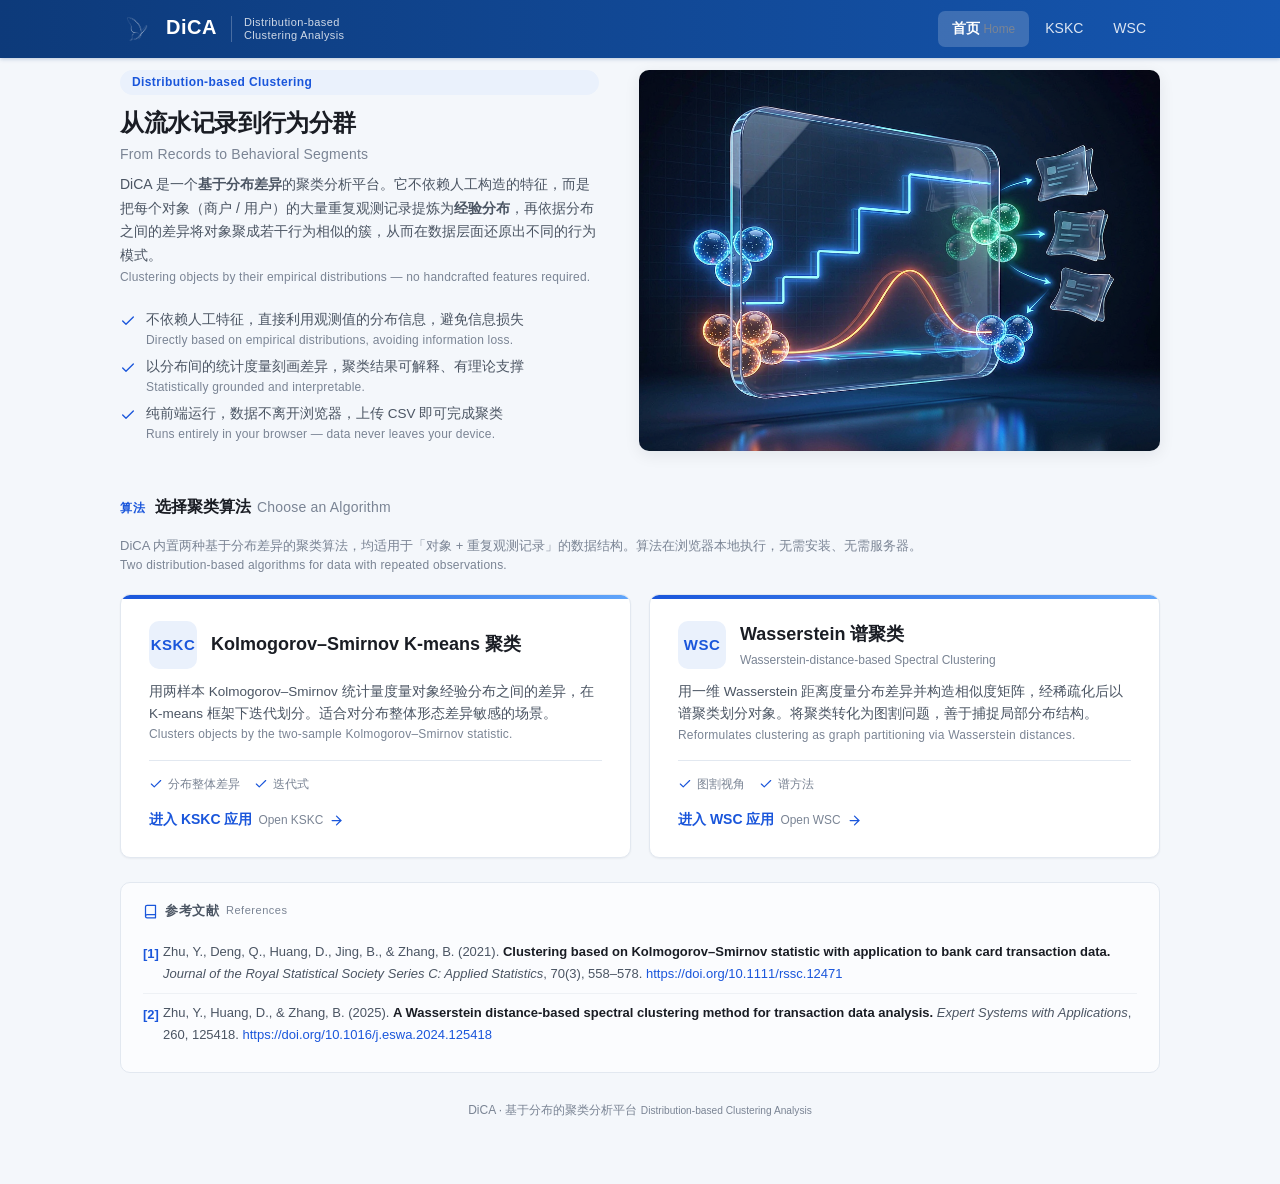
<file: index.html>
<!DOCTYPE html>
<html lang="zh-CN">
<head>
  <meta charset="UTF-8" />
  <meta name="viewport" content="width=device-width, initial-scale=1.0" />
  <title>DiCA · 基于分布的聚类分析平台 | Distribution-based Clustering Analysis</title>
  <link rel="stylesheet" href="css/style.css" />
</head>
<body>
  <nav class="topbar">
    <div class="topbar-inner">
      <a class="brand" href="index.html">
        <span class="brand-logo">
          <img src="img/logo-butterfly.png" alt="DiCA" />
        </span>
        <span><span class="brand-name">DiCA</span></span>
        <span class="brand-sub">Distribution-based<br>Clustering Analysis</span>
      </a>
      <div class="nav-links">
        <a href="index.html" class="active">首页 <span class="en-inline">Home</span></a>
        <a href="kskc.html">KSKC</a>
        <a href="wsc.html">WSC</a>
      </div>
    </div>
  </nav>

  <div class="hero">
    <div class="hero-copy">
      <span class="tag">Distribution-based Clustering</span>
      <h1>从流水记录到行为分群<span class="en">From Records to Behavioral Segments</span></h1>
      <p>DiCA 是一个<b>基于分布差异</b>的聚类分析平台。它不依赖人工构造的特征，而是把每个对象（商户 / 用户）的大量重复观测记录提炼为<b>经验分布</b>，再依据分布之间的差异将对象聚成若干行为相似的簇，从而在数据层面还原出不同的行为模式。<span class="en">Clustering objects by their empirical distributions — no handcrafted features required.</span></p>
      <ul class="hero-points">
        <li>
          <svg width="16" height="16" viewBox="0 0 24 24" fill="none" stroke="currentColor" stroke-width="2" stroke-linecap="round" stroke-linejoin="round"><path d="M20 6L9 17l-5-5"/></svg>
          <span>不依赖人工特征，直接利用观测值的分布信息，避免信息损失<span class="en">Directly based on empirical distributions, avoiding information loss.</span></span>
        </li>
        <li>
          <svg width="16" height="16" viewBox="0 0 24 24" fill="none" stroke="currentColor" stroke-width="2" stroke-linecap="round" stroke-linejoin="round"><path d="M20 6L9 17l-5-5"/></svg>
          <span>以分布间的统计度量刻画差异，聚类结果可解释、有理论支撑<span class="en">Statistically grounded and interpretable.</span></span>
        </li>
        <li>
          <svg width="16" height="16" viewBox="0 0 24 24" fill="none" stroke="currentColor" stroke-width="2" stroke-linecap="round" stroke-linejoin="round"><path d="M20 6L9 17l-5-5"/></svg>
          <span>纯前端运行，数据不离开浏览器，上传 CSV 即可完成聚类<span class="en">Runs entirely in your browser — data never leaves your device.</span></span>
        </li>
      </ul>
    </div>
    <div class="hero-art">
      <img src="img/concept-3d.png" alt="从流水记录到经验分布再到行为分群" />
    </div>
  </div>

  <div class="wrap" style="padding-top:24px;">
    <div class="card-head" style="margin-bottom:16px;">
      <span class="step">算法</span>
      <h2>选择聚类算法<span class="en">Choose an Algorithm</span></h2>
    </div>
    <p class="hint">DiCA 内置两种基于分布差异的聚类算法，均适用于「对象 + 重复观测记录」的数据结构。算法在浏览器本地执行，无需安装、无需服务器。<span class="en">Two distribution-based algorithms for data with repeated observations.</span></p>

    <div class="algo-cards" style="margin:0; padding:0;">
      <a class="algo-card" href="kskc.html">
        <div class="algo-head">
          <div class="algo-badge">KSKC</div>
          <div>
            <h3>Kolmogorov–Smirnov K-means 聚类</h3>
          </div>
        </div>
        <p>用两样本 Kolmogorov–Smirnov 统计量度量对象经验分布之间的差异，在 K-means 框架下迭代划分。适合对分布整体形态差异敏感的场景。<span class="en">Clusters objects by the two-sample Kolmogorov–Smirnov statistic.</span></p>
        <div class="algo-meta">
          <span>
            <svg width="14" height="14" viewBox="0 0 24 24" fill="none" stroke="currentColor" stroke-width="2" stroke-linecap="round" stroke-linejoin="round"><path d="M20 6L9 17l-5-5"/></svg>
            分布整体差异
          </span>
          <span>
            <svg width="14" height="14" viewBox="0 0 24 24" fill="none" stroke="currentColor" stroke-width="2" stroke-linecap="round" stroke-linejoin="round"><path d="M20 6L9 17l-5-5"/></svg>
            迭代式
          </span>
        </div>
        <span class="algo-cta">
          进入 KSKC 应用 <span class="en-inline">Open KSKC</span>
          <svg width="15" height="15" viewBox="0 0 24 24" fill="none" stroke="currentColor" stroke-width="2" stroke-linecap="round" stroke-linejoin="round"><path d="M5 12h14"/><path d="M12 5l7 7-7 7"/></svg>
        </span>
      </a>

      <a class="algo-card" href="wsc.html">
        <div class="algo-head">
          <div class="algo-badge">WSC</div>
          <div>
            <h3>Wasserstein 谱聚类</h3>
            <div class="algo-en">Wasserstein-distance-based Spectral Clustering</div>
          </div>
        </div>
        <p>用一维 Wasserstein 距离度量分布差异并构造相似度矩阵，经稀疏化后以谱聚类划分对象。将聚类转化为图割问题，善于捕捉局部分布结构。<span class="en">Reformulates clustering as graph partitioning via Wasserstein distances.</span></p>
        <div class="algo-meta">
          <span>
            <svg width="14" height="14" viewBox="0 0 24 24" fill="none" stroke="currentColor" stroke-width="2" stroke-linecap="round" stroke-linejoin="round"><path d="M20 6L9 17l-5-5"/></svg>
            图割视角
          </span>
          <span>
            <svg width="14" height="14" viewBox="0 0 24 24" fill="none" stroke="currentColor" stroke-width="2" stroke-linecap="round" stroke-linejoin="round"><path d="M20 6L9 17l-5-5"/></svg>
            谱方法
          </span>
        </div>
        <span class="algo-cta">
          进入 WSC 应用 <span class="en-inline">Open WSC</span>
          <svg width="15" height="15" viewBox="0 0 24 24" fill="none" stroke="currentColor" stroke-width="2" stroke-linecap="round" stroke-linejoin="round"><path d="M5 12h14"/><path d="M12 5l7 7-7 7"/></svg>
        </span>
      </a>
    </div>

    <div class="ref-card">
      <h3>
        <svg width="15" height="15" viewBox="0 0 24 24" fill="none" stroke="currentColor" stroke-width="2" stroke-linecap="round" stroke-linejoin="round"><path d="M4 19.5A2.5 2.5 0 0 1 6.5 17H20"/><path d="M6.5 2H20v20H6.5A2.5 2.5 0 0 1 4 19.5v-15A2.5 2.5 0 0 1 6.5 2z"/></svg>
        参考文献 <span class="en-inline">References</span>
      </h3>
      <div class="ref-item">
        <span class="ref-no">[1]</span>
        <span>Zhu, Y., Deng, Q., Huang, D., Jing, B., &amp; Zhang, B. (2021). <span class="ref-title">Clustering based on Kolmogorov–Smirnov statistic with application to bank card transaction data.</span> <span class="ref-journal">Journal of the Royal Statistical Society Series C: Applied Statistics</span>, 70(3), 558–578. <a href="https://doi.org/10.1111/rssc.12471" target="_blank" rel="noopener">https://doi.org/10.1111/rssc.12471</a></span>
      </div>
      <div class="ref-item">
        <span class="ref-no">[2]</span>
        <span>Zhu, Y., Huang, D., &amp; Zhang, B. (2025). <span class="ref-title">A Wasserstein distance-based spectral clustering method for transaction data analysis.</span> <span class="ref-journal">Expert Systems with Applications</span>, 260, 125418. <a href="https://doi.org/10.1016/j.eswa.2024.125418" target="_blank" rel="noopener">https://doi.org/10.1016/j.eswa.2024.125418</a></span>
      </div>
    </div>

    <footer>DiCA · 基于分布的聚类分析平台 <span class="en-inline">Distribution-based Clustering Analysis</span></footer>
  </div>
</body>
</html>
</file>
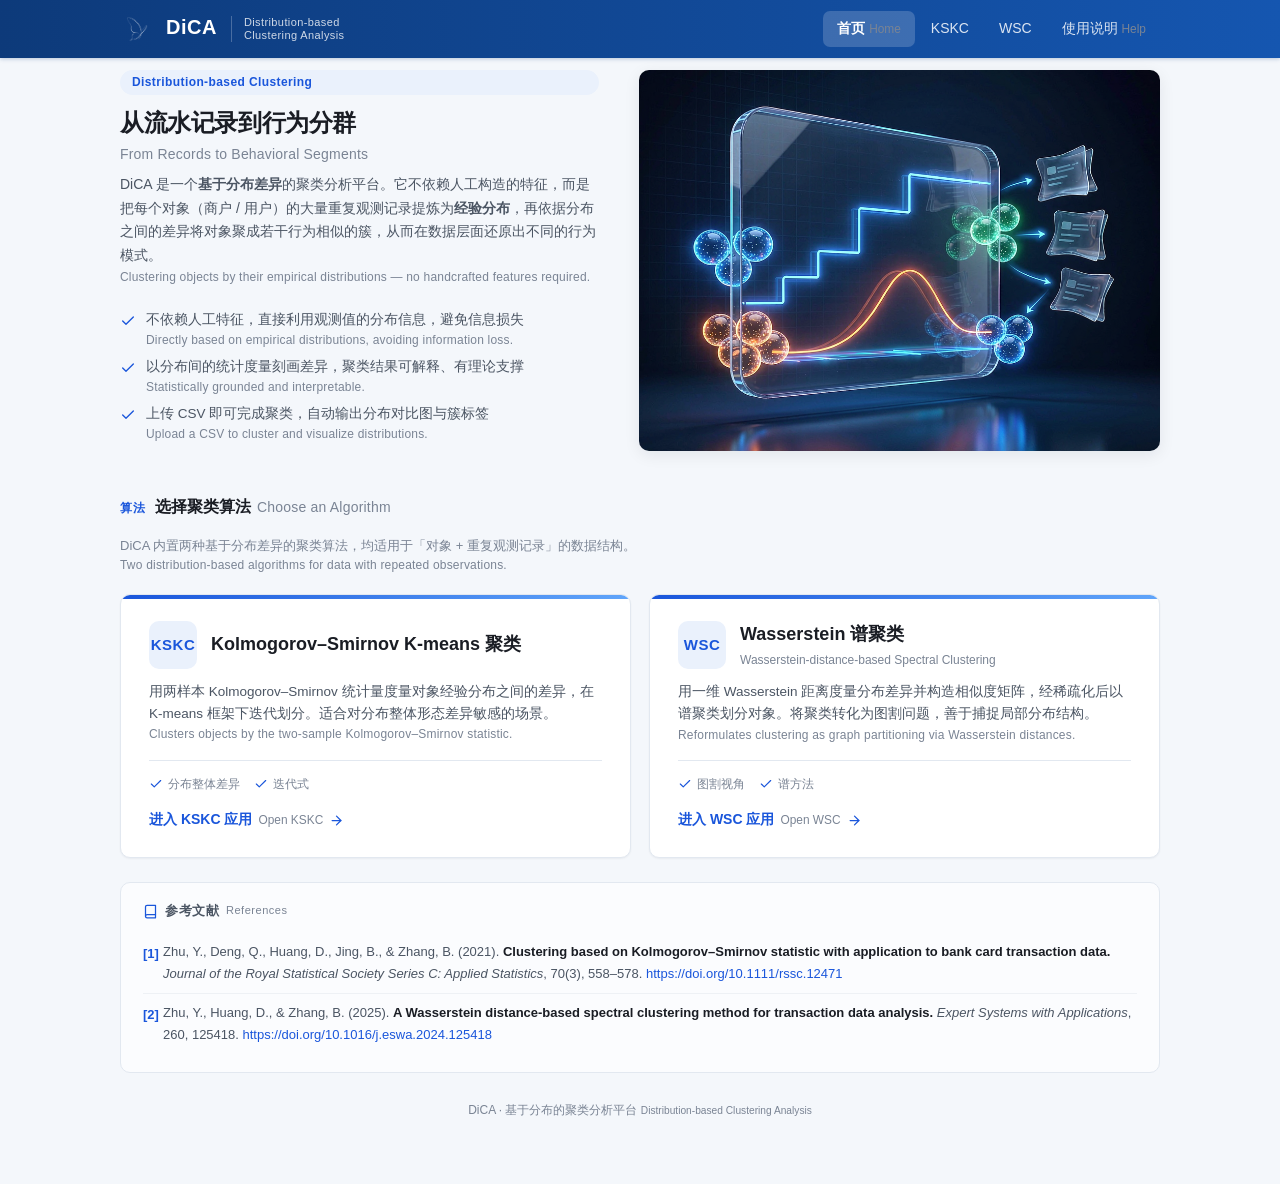
<file: templates/index.html>
<!DOCTYPE html>
<html lang="zh-CN">
<head>
  <meta charset="UTF-8" />
  <meta name="viewport" content="width=device-width, initial-scale=1.0" />
  <title>DiCA · 基于分布的聚类分析平台 | Distribution-based Clustering Analysis</title>
  <link rel="stylesheet" href="/static/common.css" />
</head>
<body>
  <nav class="topbar">
    <div class="topbar-inner">
      <a class="brand" href="/">
        <span class="brand-logo">
          <img src="/static/img/logo-butterfly.png" alt="DiCA" />
        </span>
        <span><span class="brand-name">DiCA</span></span>
        <span class="brand-sub">Distribution-based<br>Clustering Analysis</span>
      </a>
      <div class="nav-links">
        <a href="/" class="active">首页 <span class="en-inline">Home</span></a>
        <a href="/kskc">KSKC</a>
        <a href="/wsc">WSC</a>
        <a href="/help">使用说明 <span class="en-inline">Help</span></a>
      </div>
    </div>
  </nav>

  <div class="hero">
    <div class="hero-copy">
      <span class="tag">Distribution-based Clustering</span>
      <h1>从流水记录到行为分群<span class="en">From Records to Behavioral Segments</span></h1>
      <p>DiCA 是一个<b>基于分布差异</b>的聚类分析平台。它不依赖人工构造的特征，而是把每个对象（商户 / 用户）的大量重复观测记录提炼为<b>经验分布</b>，再依据分布之间的差异将对象聚成若干行为相似的簇，从而在数据层面还原出不同的行为模式。<span class="en">Clustering objects by their empirical distributions — no handcrafted features required.</span></p>
      <ul class="hero-points">
        <li>
          <svg width="16" height="16" viewBox="0 0 24 24" fill="none" stroke="currentColor" stroke-width="2" stroke-linecap="round" stroke-linejoin="round"><path d="M20 6L9 17l-5-5"/></svg>
          <span>不依赖人工特征，直接利用观测值的分布信息，避免信息损失<span class="en">Directly based on empirical distributions, avoiding information loss.</span></span>
        </li>
        <li>
          <svg width="16" height="16" viewBox="0 0 24 24" fill="none" stroke="currentColor" stroke-width="2" stroke-linecap="round" stroke-linejoin="round"><path d="M20 6L9 17l-5-5"/></svg>
          <span>以分布间的统计度量刻画差异，聚类结果可解释、有理论支撑<span class="en">Statistically grounded and interpretable.</span></span>
        </li>
        <li>
          <svg width="16" height="16" viewBox="0 0 24 24" fill="none" stroke="currentColor" stroke-width="2" stroke-linecap="round" stroke-linejoin="round"><path d="M20 6L9 17l-5-5"/></svg>
          <span>上传 CSV 即可完成聚类，自动输出分布对比图与簇标签<span class="en">Upload a CSV to cluster and visualize distributions.</span></span>
        </li>
      </ul>
    </div>
    <div class="hero-art">
      <img src="/static/img/concept-3d.png" alt="从流水记录到经验分布再到行为分群" />
    </div>
  </div>

  <div class="wrap" style="padding-top:24px;">
    <div class="card-head" style="margin-bottom:16px;">
      <span class="step">算法</span>
      <h2>选择聚类算法<span class="en">Choose an Algorithm</span></h2>
    </div>
    <p class="hint">DiCA 内置两种基于分布差异的聚类算法，均适用于「对象 + 重复观测记录」的数据结构。<span class="en">Two distribution-based algorithms for data with repeated observations.</span></p>

    <div class="algo-cards" style="margin:0; padding:0;">
      <a class="algo-card" href="/kskc">
        <div class="algo-head">
          <div class="algo-badge">KSKC</div>
          <div>
            <h3>Kolmogorov–Smirnov K-means 聚类</h3>
          </div>
        </div>
        <p>用两样本 Kolmogorov–Smirnov 统计量度量对象经验分布之间的差异，在 K-means 框架下迭代划分。适合对分布整体形态差异敏感的场景。<span class="en">Clusters objects by the two-sample Kolmogorov–Smirnov statistic.</span></p>
        <div class="algo-meta">
          <span>
            <svg width="14" height="14" viewBox="0 0 24 24" fill="none" stroke="currentColor" stroke-width="2" stroke-linecap="round" stroke-linejoin="round"><path d="M20 6L9 17l-5-5"/></svg>
            分布整体差异
          </span>
          <span>
            <svg width="14" height="14" viewBox="0 0 24 24" fill="none" stroke="currentColor" stroke-width="2" stroke-linecap="round" stroke-linejoin="round"><path d="M20 6L9 17l-5-5"/></svg>
            迭代式
          </span>
        </div>
        <span class="algo-cta">
          进入 KSKC 应用 <span class="en-inline">Open KSKC</span>
          <svg width="15" height="15" viewBox="0 0 24 24" fill="none" stroke="currentColor" stroke-width="2" stroke-linecap="round" stroke-linejoin="round"><path d="M5 12h14"/><path d="M12 5l7 7-7 7"/></svg>
        </span>
      </a>

      <a class="algo-card" href="/wsc">
        <div class="algo-head">
          <div class="algo-badge">WSC</div>
          <div>
            <h3>Wasserstein 谱聚类</h3>
            <div class="algo-en">Wasserstein-distance-based Spectral Clustering</div>
          </div>
        </div>
        <p>用一维 Wasserstein 距离度量分布差异并构造相似度矩阵，经稀疏化后以谱聚类划分对象。将聚类转化为图割问题，善于捕捉局部分布结构。<span class="en">Reformulates clustering as graph partitioning via Wasserstein distances.</span></p>
        <div class="algo-meta">
          <span>
            <svg width="14" height="14" viewBox="0 0 24 24" fill="none" stroke="currentColor" stroke-width="2" stroke-linecap="round" stroke-linejoin="round"><path d="M20 6L9 17l-5-5"/></svg>
            图割视角
          </span>
          <span>
            <svg width="14" height="14" viewBox="0 0 24 24" fill="none" stroke="currentColor" stroke-width="2" stroke-linecap="round" stroke-linejoin="round"><path d="M20 6L9 17l-5-5"/></svg>
            谱方法
          </span>
        </div>
        <span class="algo-cta">
          进入 WSC 应用 <span class="en-inline">Open WSC</span>
          <svg width="15" height="15" viewBox="0 0 24 24" fill="none" stroke="currentColor" stroke-width="2" stroke-linecap="round" stroke-linejoin="round"><path d="M5 12h14"/><path d="M12 5l7 7-7 7"/></svg>
        </span>
      </a>
    </div>

    <div class="ref-card">
      <h3>
        <svg width="15" height="15" viewBox="0 0 24 24" fill="none" stroke="currentColor" stroke-width="2" stroke-linecap="round" stroke-linejoin="round"><path d="M4 19.5A2.5 2.5 0 0 1 6.5 17H20"/><path d="M6.5 2H20v20H6.5A2.5 2.5 0 0 1 4 19.5v-15A2.5 2.5 0 0 1 6.5 2z"/></svg>
        参考文献 <span class="en-inline">References</span>
      </h3>
      <div class="ref-item">
        <span class="ref-no">[1]</span>
        <span>Zhu, Y., Deng, Q., Huang, D., Jing, B., &amp; Zhang, B. (2021). <span class="ref-title">Clustering based on Kolmogorov–Smirnov statistic with application to bank card transaction data.</span> <span class="ref-journal">Journal of the Royal Statistical Society Series C: Applied Statistics</span>, 70(3), 558–578. <a href="https://doi.org/10.1111/rssc.12471" target="_blank" rel="noopener">https://doi.org/10.1111/rssc.12471</a></span>
      </div>
      <div class="ref-item">
        <span class="ref-no">[2]</span>
        <span>Zhu, Y., Huang, D., &amp; Zhang, B. (2025). <span class="ref-title">A Wasserstein distance-based spectral clustering method for transaction data analysis.</span> <span class="ref-journal">Expert Systems with Applications</span>, 260, 125418. <a href="https://doi.org/10.1016/j.eswa.2024.125418" target="_blank" rel="noopener">https://doi.org/10.1016/j.eswa.2024.125418</a></span>
      </div>
    </div>

    <footer>DiCA · 基于分布的聚类分析平台 <span class="en-inline">Distribution-based Clustering Analysis</span></footer>
  </div>
</body>
</html>
</file>
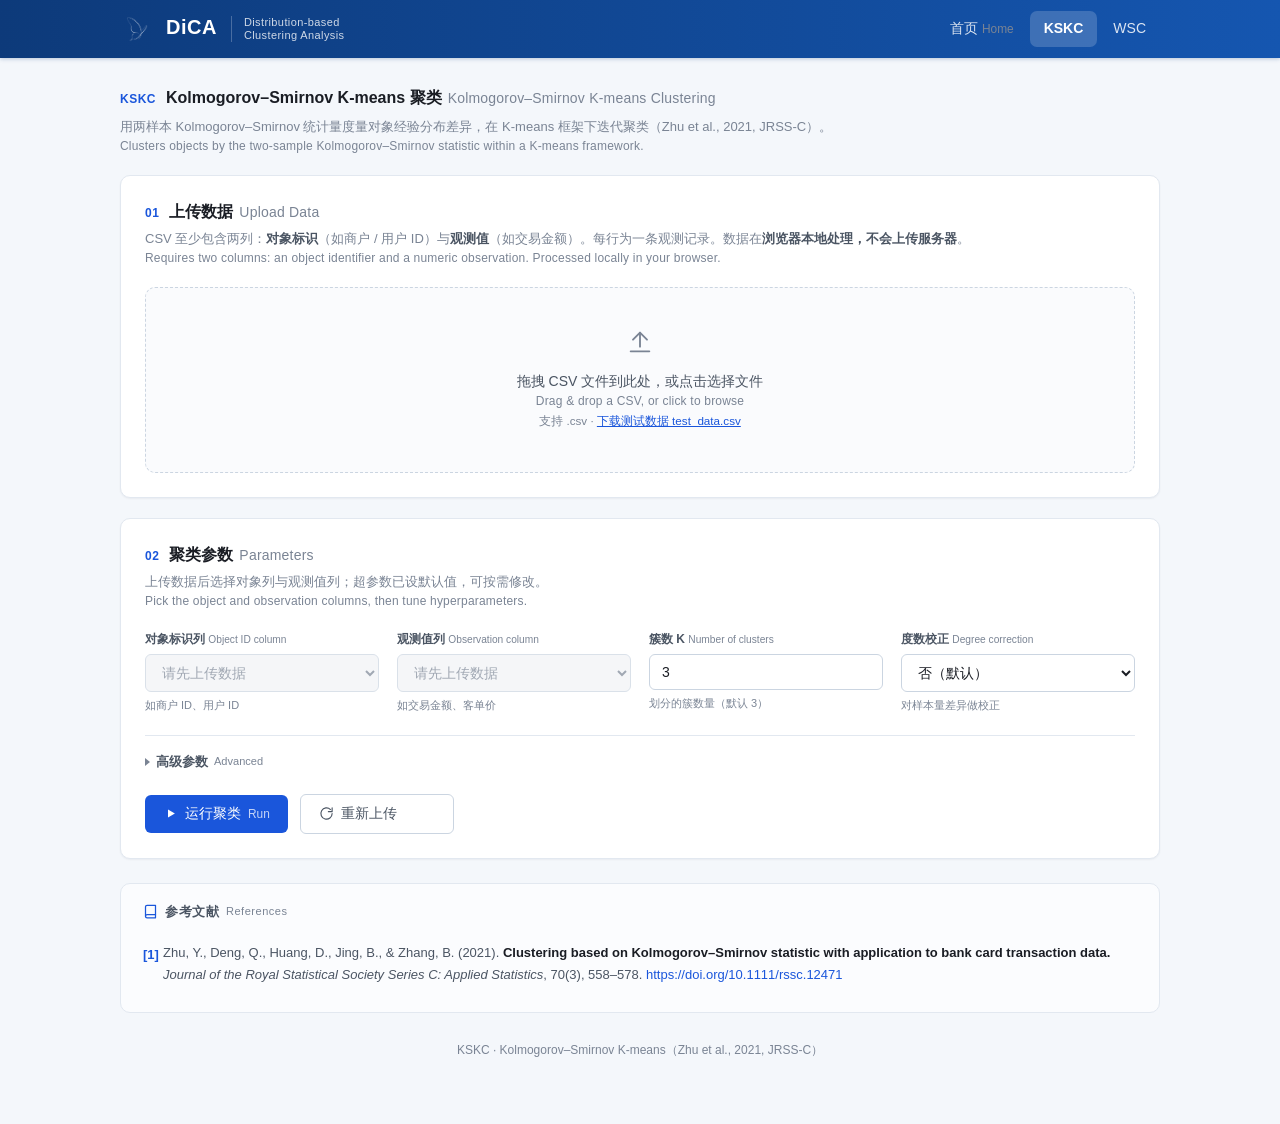
<file: kskc.html>
<!DOCTYPE html>
<html lang="zh-CN">
<head>
  <meta charset="UTF-8" />
  <meta name="viewport" content="width=device-width, initial-scale=1.0" />
  <title>KSKC · DiCA</title>
  <link rel="stylesheet" href="css/style.css" />
  <script src="lib/echarts.min.js"></script>
</head>
<body>
  <nav class="topbar">
    <div class="topbar-inner">
      <a class="brand" href="index.html">
        <span class="brand-logo">
          <img src="img/logo-butterfly.png" alt="DiCA" />
        </span>
        <span><span class="brand-name">DiCA</span></span>
        <span class="brand-sub">Distribution-based<br>Clustering Analysis</span>
      </a>
      <div class="nav-links">
        <a href="index.html">首页 <span class="en-inline">Home</span></a>
        <a href="kskc.html" class="active">KSKC</a>
        <a href="wsc.html">WSC</a>
      </div>
    </div>
  </nav>

  <div class="wrap" style="padding-top:28px;">
    <div class="card-head" style="margin-bottom:6px;">
      <span class="step">KSKC</span>
      <h2>Kolmogorov–Smirnov K-means 聚类<span class="en">Kolmogorov–Smirnov K-means Clustering</span></h2>
    </div>
    <p class="hint">用两样本 Kolmogorov–Smirnov 统计量度量对象经验分布差异，在 K-means 框架下迭代聚类（Zhu et al., 2021, JRSS-C）。<span class="en">Clusters objects by the two-sample Kolmogorov–Smirnov statistic within a K-means framework.</span></p>

    <!-- 第 1 步：上传 -->
    <div class="card">
      <div class="card-head"><span class="step">01</span><h2>上传数据<span class="en">Upload Data</span></h2></div>
      <p class="hint">CSV 至少包含两列：<b>对象标识</b>（如商户 / 用户 ID）与<b>观测值</b>（如交易金额）。每行为一条观测记录。数据在<b>浏览器本地处理，不会上传服务器</b>。<span class="en">Requires two columns: an object identifier and a numeric observation. Processed locally in your browser.</span></p>
      <div class="dropzone" id="dropzone">
        <div class="dz-icon">
          <svg width="28" height="28" viewBox="0 0 24 24" fill="none" stroke="currentColor" stroke-width="1.6" stroke-linecap="round" stroke-linejoin="round"><path d="M12 16V4"/><path d="M6 10l6-6 6 6"/><path d="M4 20h16"/></svg>
        </div>
        <p>拖拽 CSV 文件到此处，或点击选择文件<span class="en">Drag &amp; drop a CSV, or click to browse</span></p>
        <small>支持 .csv · <a href="data/test_data.csv" download style="color:var(--primary);">下载测试数据 test_data.csv</a></small>
      </div>
      <input type="file" id="fileInput" accept=".csv,text/csv" />
      <div class="file-info" id="fileInfo" style="display:none;">
        <span class="ok"><svg width="16" height="16" viewBox="0 0 24 24" fill="none" stroke="currentColor" stroke-width="2" stroke-linecap="round" stroke-linejoin="round"><path d="M20 6L9 17l-5-5"/></svg></span>
        <span id="fileName"></span>
      </div>
    </div>

    <!-- 第 2 步：参数 -->
    <div class="card" id="paramCard">
      <div class="card-head"><span class="step">02</span><h2>聚类参数<span class="en">Parameters</span></h2></div>
      <p class="hint">上传数据后选择对象列与观测值列；超参数已设默认值，可按需修改。<span class="en">Pick the object and observation columns, then tune hyperparameters.</span></p>
      <div class="grid">
        <div class="field">
          <label>对象标识列 <span class="en-inline">Object ID column</span></label>
          <select id="objName" disabled><option value="">请先上传数据</option></select>
          <div class="desc">如商户 ID、用户 ID</div>
        </div>
        <div class="field">
          <label>观测值列 <span class="en-inline">Observation column</span></label>
          <select id="recName" disabled><option value="">请先上传数据</option></select>
          <div class="desc">如交易金额、客单价</div>
        </div>
        <div class="field">
          <label>簇数 K <span class="en-inline">Number of clusters</span></label>
          <input type="number" id="K" value="3" min="2" max="30" />
          <div class="desc">划分的簇数量（默认 3）</div>
        </div>
        <div class="field">
          <label>度数校正 <span class="en-inline">Degree correction</span></label>
          <select id="isCorrected">
            <option value="0" selected>否（默认）</option>
            <option value="1">是</option>
          </select>
          <div class="desc">对样本量差异做校正</div>
        </div>
      </div>

      <details class="advanced">
        <summary>高级参数 <span class="en-inline">Advanced</span></summary>
        <div class="grid" style="margin-top:16px;">
          <div class="field">
            <label>最大迭代次数 <span class="en-inline">Max iterations</span></label>
            <input type="number" id="niter" value="30" min="1" max="200" />
          </div>
          <div class="field">
            <label>快速模式采样数 <span class="en-inline">Fast-mode sample size</span></label>
            <input type="number" id="sampleNum" value="1000" min="100" max="100000" />
          </div>
          <div class="field">
            <label>快速模式 <span class="en-inline">Fast mode</span></label>
            <select id="isFast">
              <option value="1">开启（推荐）</option>
              <option value="0">关闭</option>
            </select>
          </div>
          <div class="field">
            <label>随机种子 <span class="en-inline">Random seed</span></label>
            <input type="number" id="randomSeed" value="0" min="0" max="9999" />
          </div>
        </div>
      </details>

      <div class="row" style="margin-top:22px;">
        <button class="btn" id="runBtn">
          <svg width="15" height="15" viewBox="0 0 24 24" fill="currentColor"><path d="M8 5.5v13l11-6.5z"/></svg>
          运行聚类 <span class="en-inline">Run</span>
        </button>
        <button class="btn secondary" id="resetBtn">
          <svg width="15" height="15" viewBox="0 0 24 24" fill="none" stroke="currentColor" stroke-width="1.8" stroke-linecap="round" stroke-linejoin="round"><path d="M21 12a9 9 0 1 1-2.64-6.36"/><path d="M21 3v6h-6"/></svg>
          重新上传 <span class="en-inline">Reset</span>
        </button>
      </div>
      <div class="progress-status" id="progressStatus">
        <div class="head"><div class="spin-big"></div><span>正在运行聚类，请稍候…（大数据集可能需要数分钟）</span></div>
        <div class="log-console" id="logConsole"></div>
      </div>
      <div class="error-box" id="errorBox"></div>
    </div>

    <!-- 第 3 步：结果 -->
    <div class="card" id="resultSection">
      <div class="result-top">
        <div class="card-head"><span class="step">03</span><h2>聚类结果<span class="en">Results</span></h2></div>
        <button class="btn ghost" id="downloadBtn">
          <svg width="15" height="15" viewBox="0 0 24 24" fill="none" stroke="currentColor" stroke-width="1.8" stroke-linecap="round" stroke-linejoin="round"><path d="M12 4v12"/><path d="M6 11l6 6 6-6"/><path d="M4 20h16"/></svg>
          下载结果 CSV <span class="en-inline">Download CSV</span>
        </button>
      </div>
      <p class="result-summary" id="resultHint"></p>
      <div class="stat-cards" id="statCards"></div>

      <div class="section-tabs">
        <div class="tab active" data-panel="chartPanel">分布对比 <span class="en-inline">Distributions</span></div>
        <div class="tab" data-panel="tablePanel">分配明细 <span class="en-inline">Assignments</span></div>
      </div>

      <div class="panel active" id="chartPanel">
        <div class="chart-type-switch">
          <div class="ct-btn active" data-type="density">密度分布 <span class="en-inline">Density</span></div>
          <div class="ct-btn" data-type="ecdf">经验累积分布 <span class="en-inline">ECDF</span></div>
          <div class="ct-btn" data-type="hist">直方图 <span class="en-inline">Histogram</span></div>
        </div>
        <div id="ecdfChart"></div>
      </div>
      <div class="panel" id="tablePanel">
        <div class="table-wrap" id="tableWrap"></div>
      </div>
    </div>

    <div class="ref-card">
      <h3>
        <svg width="15" height="15" viewBox="0 0 24 24" fill="none" stroke="currentColor" stroke-width="2" stroke-linecap="round" stroke-linejoin="round"><path d="M4 19.5A2.5 2.5 0 0 1 6.5 17H20"/><path d="M6.5 2H20v20H6.5A2.5 2.5 0 0 1 4 19.5v-15A2.5 2.5 0 0 1 6.5 2z"/></svg>
        参考文献 <span class="en-inline">References</span>
      </h3>
      <div class="ref-item">
        <span class="ref-no">[1]</span>
        <span>Zhu, Y., Deng, Q., Huang, D., Jing, B., &amp; Zhang, B. (2021). <span class="ref-title">Clustering based on Kolmogorov–Smirnov statistic with application to bank card transaction data.</span> <span class="ref-journal">Journal of the Royal Statistical Society Series C: Applied Statistics</span>, 70(3), 558–578. <a href="https://doi.org/10.1111/rssc.12471" target="_blank" rel="noopener">https://doi.org/10.1111/rssc.12471</a></span>
      </div>
    </div>

    <footer>KSKC · Kolmogorov–Smirnov K-means（Zhu et al., 2021, JRSS-C）</footer>
  </div>

  <script>
    window.APP = {
      algo: 'kskc',
      collectExtra: function () {
        return {
          niter: parseInt(document.getElementById('niter').value, 10),
          sampleNum: parseInt(document.getElementById('sampleNum').value, 10),
          isFast: document.getElementById('isFast').value === '1',
          isCorrected: document.getElementById('isCorrected').value === '1',
          randomSeed: parseInt(document.getElementById('randomSeed').value, 10),
        };
      }
    };
  </script>
  <script src="js/app.js"></script>
</body>
</html>
</file>
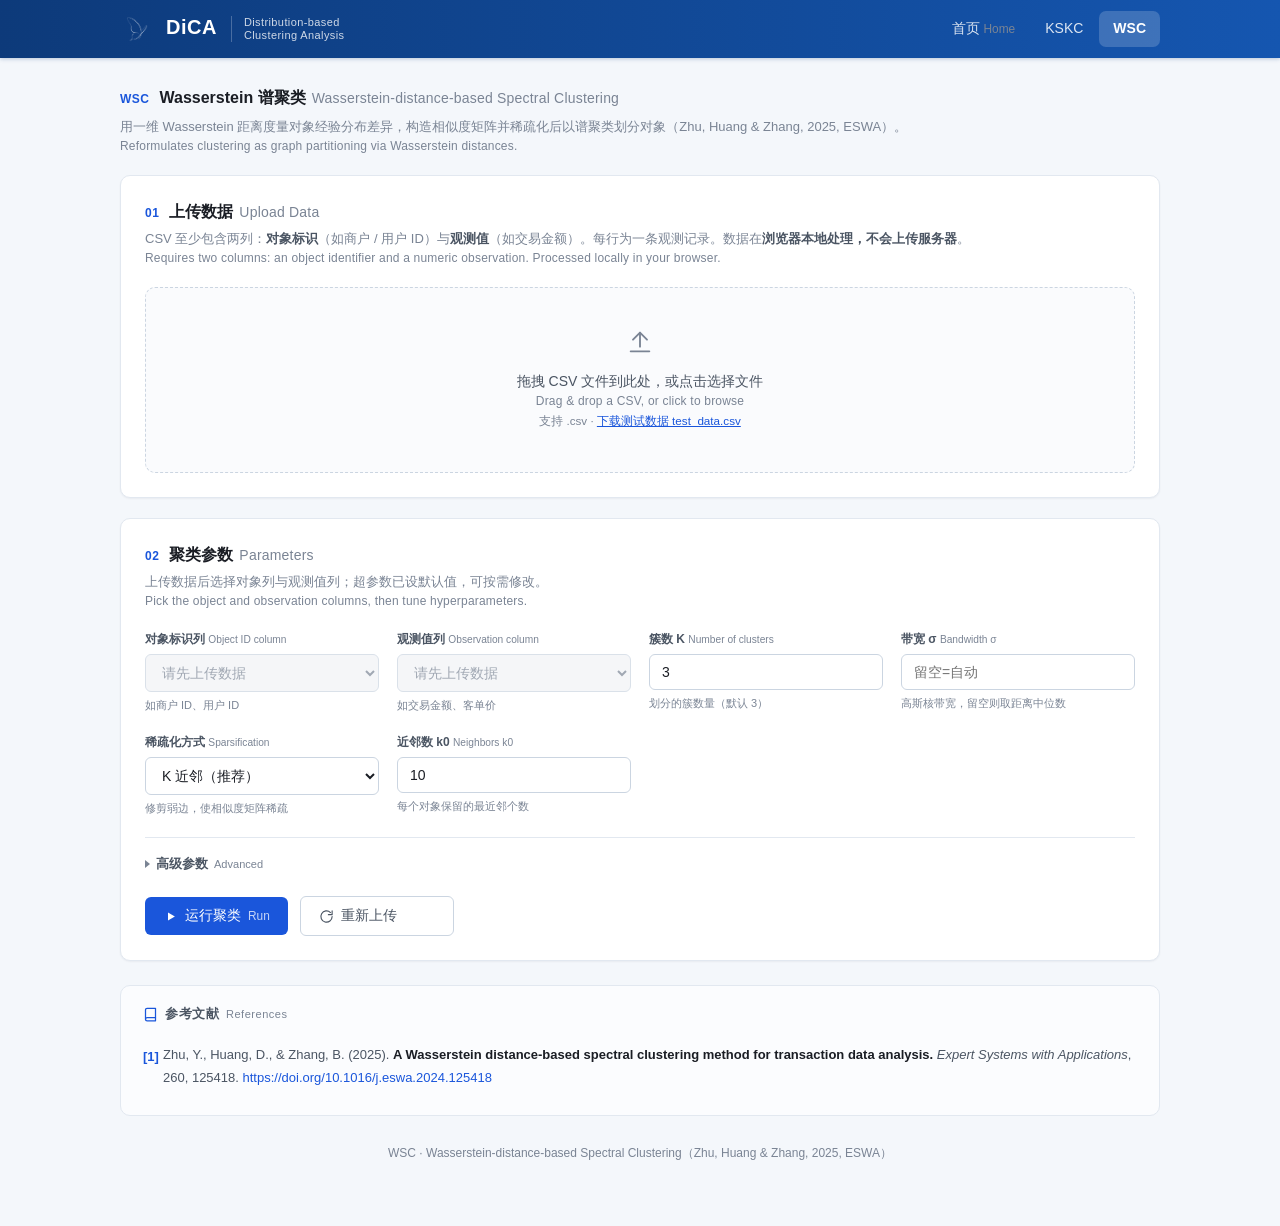
<file: wsc.html>
<!DOCTYPE html>
<html lang="zh-CN">
<head>
  <meta charset="UTF-8" />
  <meta name="viewport" content="width=device-width, initial-scale=1.0" />
  <title>WSC · DiCA</title>
  <link rel="stylesheet" href="css/style.css" />
  <script src="lib/echarts.min.js"></script>
</head>
<body>
  <nav class="topbar">
    <div class="topbar-inner">
      <a class="brand" href="index.html">
        <span class="brand-logo">
          <img src="img/logo-butterfly.png" alt="DiCA" />
        </span>
        <span><span class="brand-name">DiCA</span></span>
        <span class="brand-sub">Distribution-based<br>Clustering Analysis</span>
      </a>
      <div class="nav-links">
        <a href="index.html">首页 <span class="en-inline">Home</span></a>
        <a href="kskc.html">KSKC</a>
        <a href="wsc.html" class="active">WSC</a>
      </div>
    </div>
  </nav>

  <div class="wrap" style="padding-top:28px;">
    <div class="card-head" style="margin-bottom:6px;">
      <span class="step">WSC</span>
      <h2>Wasserstein 谱聚类<span class="en">Wasserstein-distance-based Spectral Clustering</span></h2>
    </div>
    <p class="hint">用一维 Wasserstein 距离度量对象经验分布差异，构造相似度矩阵并稀疏化后以谱聚类划分对象（Zhu, Huang &amp; Zhang, 2025, ESWA）。<span class="en">Reformulates clustering as graph partitioning via Wasserstein distances.</span></p>

    <!-- 第 1 步：上传 -->
    <div class="card">
      <div class="card-head"><span class="step">01</span><h2>上传数据<span class="en">Upload Data</span></h2></div>
      <p class="hint">CSV 至少包含两列：<b>对象标识</b>（如商户 / 用户 ID）与<b>观测值</b>（如交易金额）。每行为一条观测记录。数据在<b>浏览器本地处理，不会上传服务器</b>。<span class="en">Requires two columns: an object identifier and a numeric observation. Processed locally in your browser.</span></p>
      <div class="dropzone" id="dropzone">
        <div class="dz-icon">
          <svg width="28" height="28" viewBox="0 0 24 24" fill="none" stroke="currentColor" stroke-width="1.6" stroke-linecap="round" stroke-linejoin="round"><path d="M12 16V4"/><path d="M6 10l6-6 6 6"/><path d="M4 20h16"/></svg>
        </div>
        <p>拖拽 CSV 文件到此处，或点击选择文件<span class="en">Drag &amp; drop a CSV, or click to browse</span></p>
        <small>支持 .csv · <a href="data/test_data.csv" download style="color:var(--primary);">下载测试数据 test_data.csv</a></small>
      </div>
      <input type="file" id="fileInput" accept=".csv,text/csv" />
      <div class="file-info" id="fileInfo" style="display:none;">
        <span class="ok"><svg width="16" height="16" viewBox="0 0 24 24" fill="none" stroke="currentColor" stroke-width="2" stroke-linecap="round" stroke-linejoin="round"><path d="M20 6L9 17l-5-5"/></svg></span>
        <span id="fileName"></span>
      </div>
    </div>

    <!-- 第 2 步：参数 -->
    <div class="card" id="paramCard">
      <div class="card-head"><span class="step">02</span><h2>聚类参数<span class="en">Parameters</span></h2></div>
      <p class="hint">上传数据后选择对象列与观测值列；超参数已设默认值，可按需修改。<span class="en">Pick the object and observation columns, then tune hyperparameters.</span></p>
      <div class="grid">
        <div class="field">
          <label>对象标识列 <span class="en-inline">Object ID column</span></label>
          <select id="objName" disabled><option value="">请先上传数据</option></select>
          <div class="desc">如商户 ID、用户 ID</div>
        </div>
        <div class="field">
          <label>观测值列 <span class="en-inline">Observation column</span></label>
          <select id="recName" disabled><option value="">请先上传数据</option></select>
          <div class="desc">如交易金额、客单价</div>
        </div>
        <div class="field">
          <label>簇数 K <span class="en-inline">Number of clusters</span></label>
          <input type="number" id="K" value="3" min="2" max="30" />
          <div class="desc">划分的簇数量（默认 3）</div>
        </div>
        <div class="field">
          <label>带宽 σ <span class="en-inline">Bandwidth σ</span></label>
          <input type="number" id="sigma" value="" step="0.01" min="0.001" placeholder="留空=自动" />
          <div class="desc">高斯核带宽，留空则取距离中位数</div>
        </div>
        <div class="field">
          <label>稀疏化方式 <span class="en-inline">Sparsification</span></label>
          <select id="sparsify">
            <option value="knn" selected>K 近邻（推荐）</option>
            <option value="lof">LOF 离群剪枝</option>
            <option value="none">不稀疏化</option>
          </select>
          <div class="desc">修剪弱边，使相似度矩阵稀疏</div>
        </div>
        <div class="field">
          <label>近邻数 k0 <span class="en-inline">Neighbors k0</span></label>
          <input type="number" id="k0" value="10" min="1" max="100" />
          <div class="desc">每个对象保留的最近邻个数</div>
        </div>
      </div>

      <details class="advanced">
        <summary>高级参数 <span class="en-inline">Advanced</span></summary>
        <div class="grid" style="margin-top:16px;">
          <div class="field">
            <label>LOF 近邻数 <span class="en-inline">LOF neighbors</span></label>
            <input type="number" id="lofNeighbors" value="20" min="2" max="200" />
            <div class="desc">LOF 稀疏化时的近邻数</div>
          </div>
          <div class="field">
            <label>LOF 离群比例 <span class="en-inline">LOF contamination</span></label>
            <input type="number" id="lofContamination" value="0.1" step="0.01" min="0.01" max="0.5" />
            <div class="desc">预期离群对象占比（0~0.5）</div>
          </div>
          <div class="field">
            <label>随机种子 <span class="en-inline">Random seed</span></label>
            <input type="number" id="randomState" value="0" min="0" max="9999" />
            <div class="desc">谱聚类 KMeans 的随机种子</div>
          </div>
        </div>
      </details>

      <div class="row" style="margin-top:22px;">
        <button class="btn" id="runBtn">
          <svg width="15" height="15" viewBox="0 0 24 24" fill="currentColor"><path d="M8 5.5v13l11-6.5z"/></svg>
          运行聚类 <span class="en-inline">Run</span>
        </button>
        <button class="btn secondary" id="resetBtn">
          <svg width="15" height="15" viewBox="0 0 24 24" fill="none" stroke="currentColor" stroke-width="1.8" stroke-linecap="round" stroke-linejoin="round"><path d="M21 12a9 9 0 1 1-2.64-6.36"/><path d="M21 3v6h-6"/></svg>
          重新上传 <span class="en-inline">Reset</span>
        </button>
      </div>
      <div class="progress-status" id="progressStatus">
        <div class="head"><div class="spin-big"></div><span>正在运行聚类，请稍候…</span></div>
        <div class="log-console" id="logConsole"></div>
      </div>
      <div class="error-box" id="errorBox"></div>
    </div>

    <!-- 第 3 步：结果 -->
    <div class="card" id="resultSection">
      <div class="result-top">
        <div class="card-head"><span class="step">03</span><h2>聚类结果<span class="en">Results</span></h2></div>
        <button class="btn ghost" id="downloadBtn">
          <svg width="15" height="15" viewBox="0 0 24 24" fill="none" stroke="currentColor" stroke-width="1.8" stroke-linecap="round" stroke-linejoin="round"><path d="M12 4v12"/><path d="M6 11l6 6 6-6"/><path d="M4 20h16"/></svg>
          下载结果 CSV <span class="en-inline">Download CSV</span>
        </button>
      </div>
      <p class="result-summary" id="resultHint"></p>
      <div class="stat-cards" id="statCards"></div>

      <div class="section-tabs">
        <div class="tab active" data-panel="chartPanel">分布对比 <span class="en-inline">Distributions</span></div>
        <div class="tab" data-panel="tablePanel">分配明细 <span class="en-inline">Assignments</span></div>
      </div>

      <div class="panel active" id="chartPanel">
        <div class="chart-type-switch">
          <div class="ct-btn active" data-type="density">密度分布 <span class="en-inline">Density</span></div>
          <div class="ct-btn" data-type="ecdf">经验累积分布 <span class="en-inline">ECDF</span></div>
          <div class="ct-btn" data-type="hist">直方图 <span class="en-inline">Histogram</span></div>
        </div>
        <div id="ecdfChart"></div>
      </div>
      <div class="panel" id="tablePanel">
        <div class="table-wrap" id="tableWrap"></div>
      </div>
    </div>

    <div class="ref-card">
      <h3>
        <svg width="15" height="15" viewBox="0 0 24 24" fill="none" stroke="currentColor" stroke-width="2" stroke-linecap="round" stroke-linejoin="round"><path d="M4 19.5A2.5 2.5 0 0 1 6.5 17H20"/><path d="M6.5 2H20v20H6.5A2.5 2.5 0 0 1 4 19.5v-15A2.5 2.5 0 0 1 6.5 2z"/></svg>
        参考文献 <span class="en-inline">References</span>
      </h3>
      <div class="ref-item">
        <span class="ref-no">[1]</span>
        <span>Zhu, Y., Huang, D., &amp; Zhang, B. (2025). <span class="ref-title">A Wasserstein distance-based spectral clustering method for transaction data analysis.</span> <span class="ref-journal">Expert Systems with Applications</span>, 260, 125418. <a href="https://doi.org/10.1016/j.eswa.2024.125418" target="_blank" rel="noopener">https://doi.org/10.1016/j.eswa.2024.125418</a></span>
      </div>
    </div>

    <footer>WSC · Wasserstein-distance-based Spectral Clustering（Zhu, Huang &amp; Zhang, 2025, ESWA）</footer>
  </div>

  <script>
    window.APP = {
      algo: 'wsc',
      collectExtra: function () {
        const sigmaVal = document.getElementById('sigma').value.trim();
        return {
          sigma: sigmaVal === '' ? null : parseFloat(sigmaVal),
          sparsify: document.getElementById('sparsify').value,
          k0: parseInt(document.getElementById('k0').value, 10),
          lofNeighbors: parseInt(document.getElementById('lofNeighbors').value, 10),
          lofContamination: parseFloat(document.getElementById('lofContamination').value),
          randomState: parseInt(document.getElementById('randomState').value, 10),
        };
      }
    };
  </script>
  <script src="js/app.js"></script>
</body>
</html>
</file>
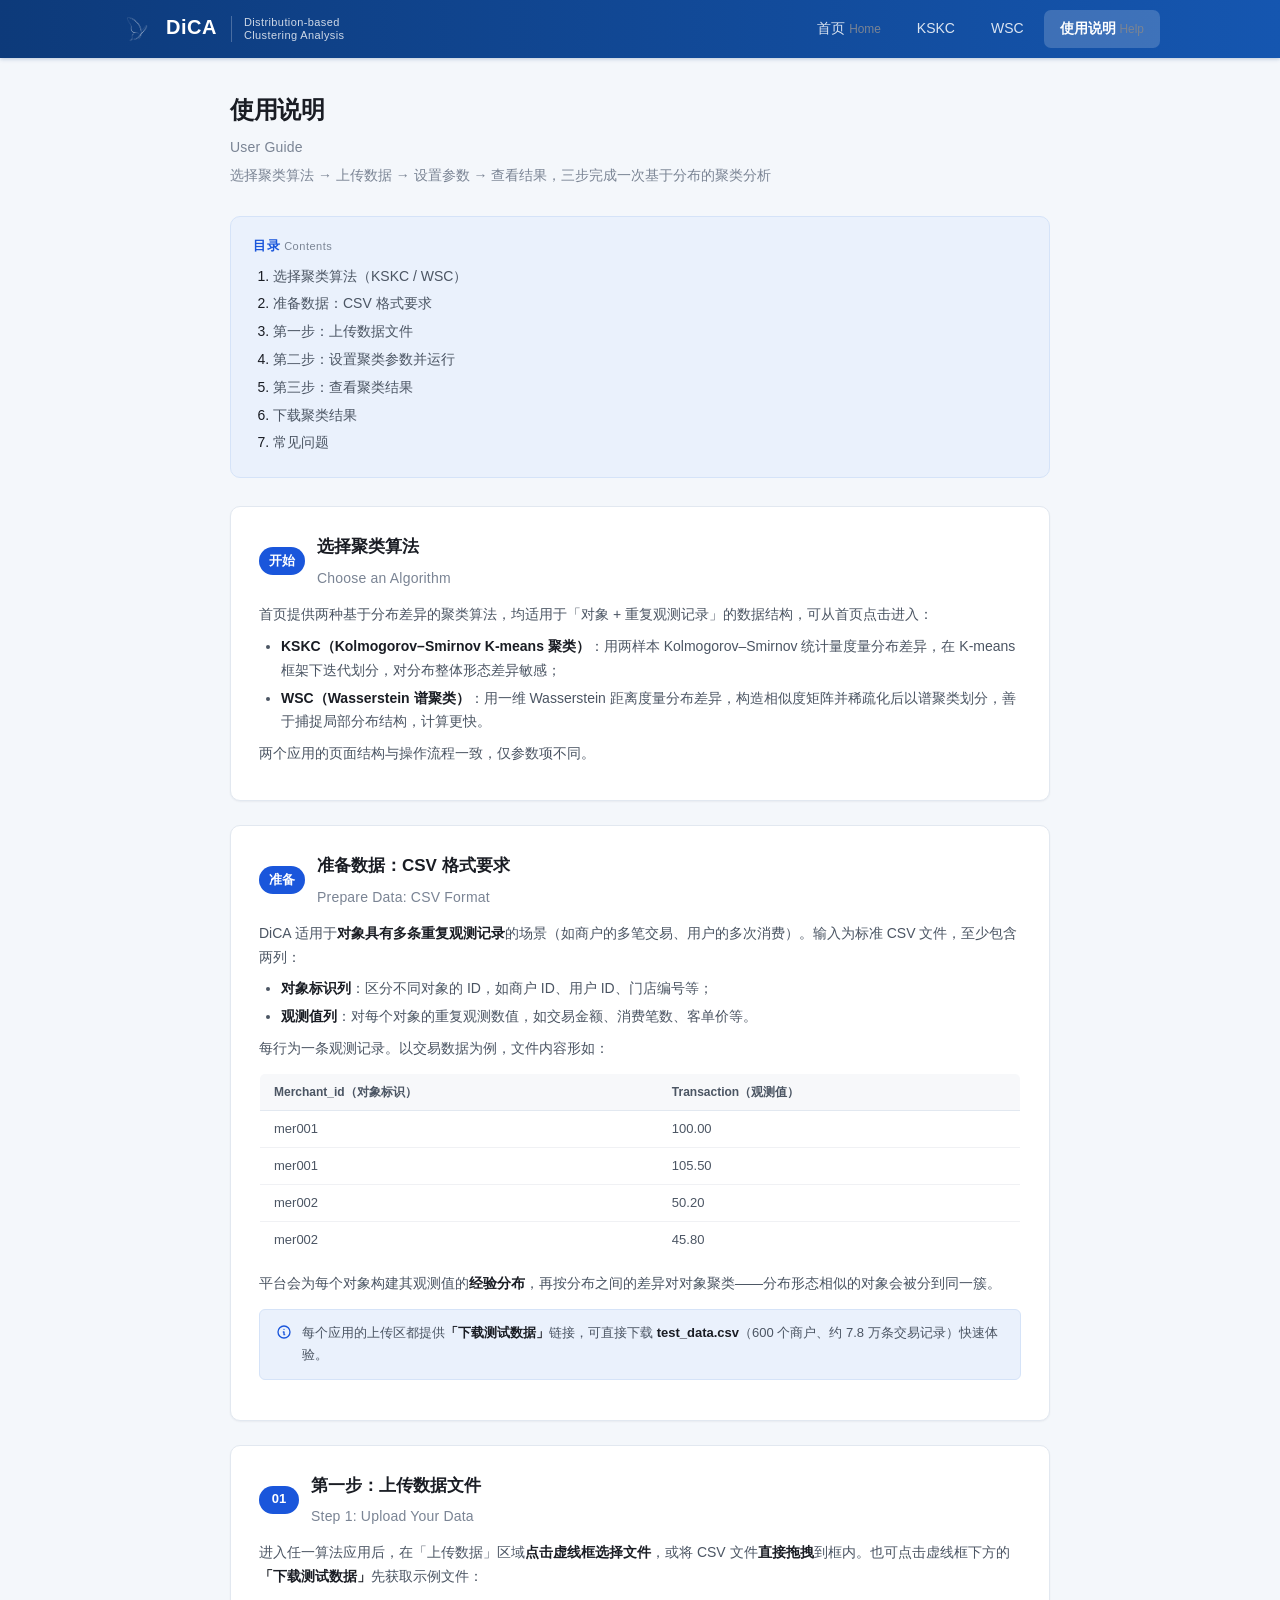
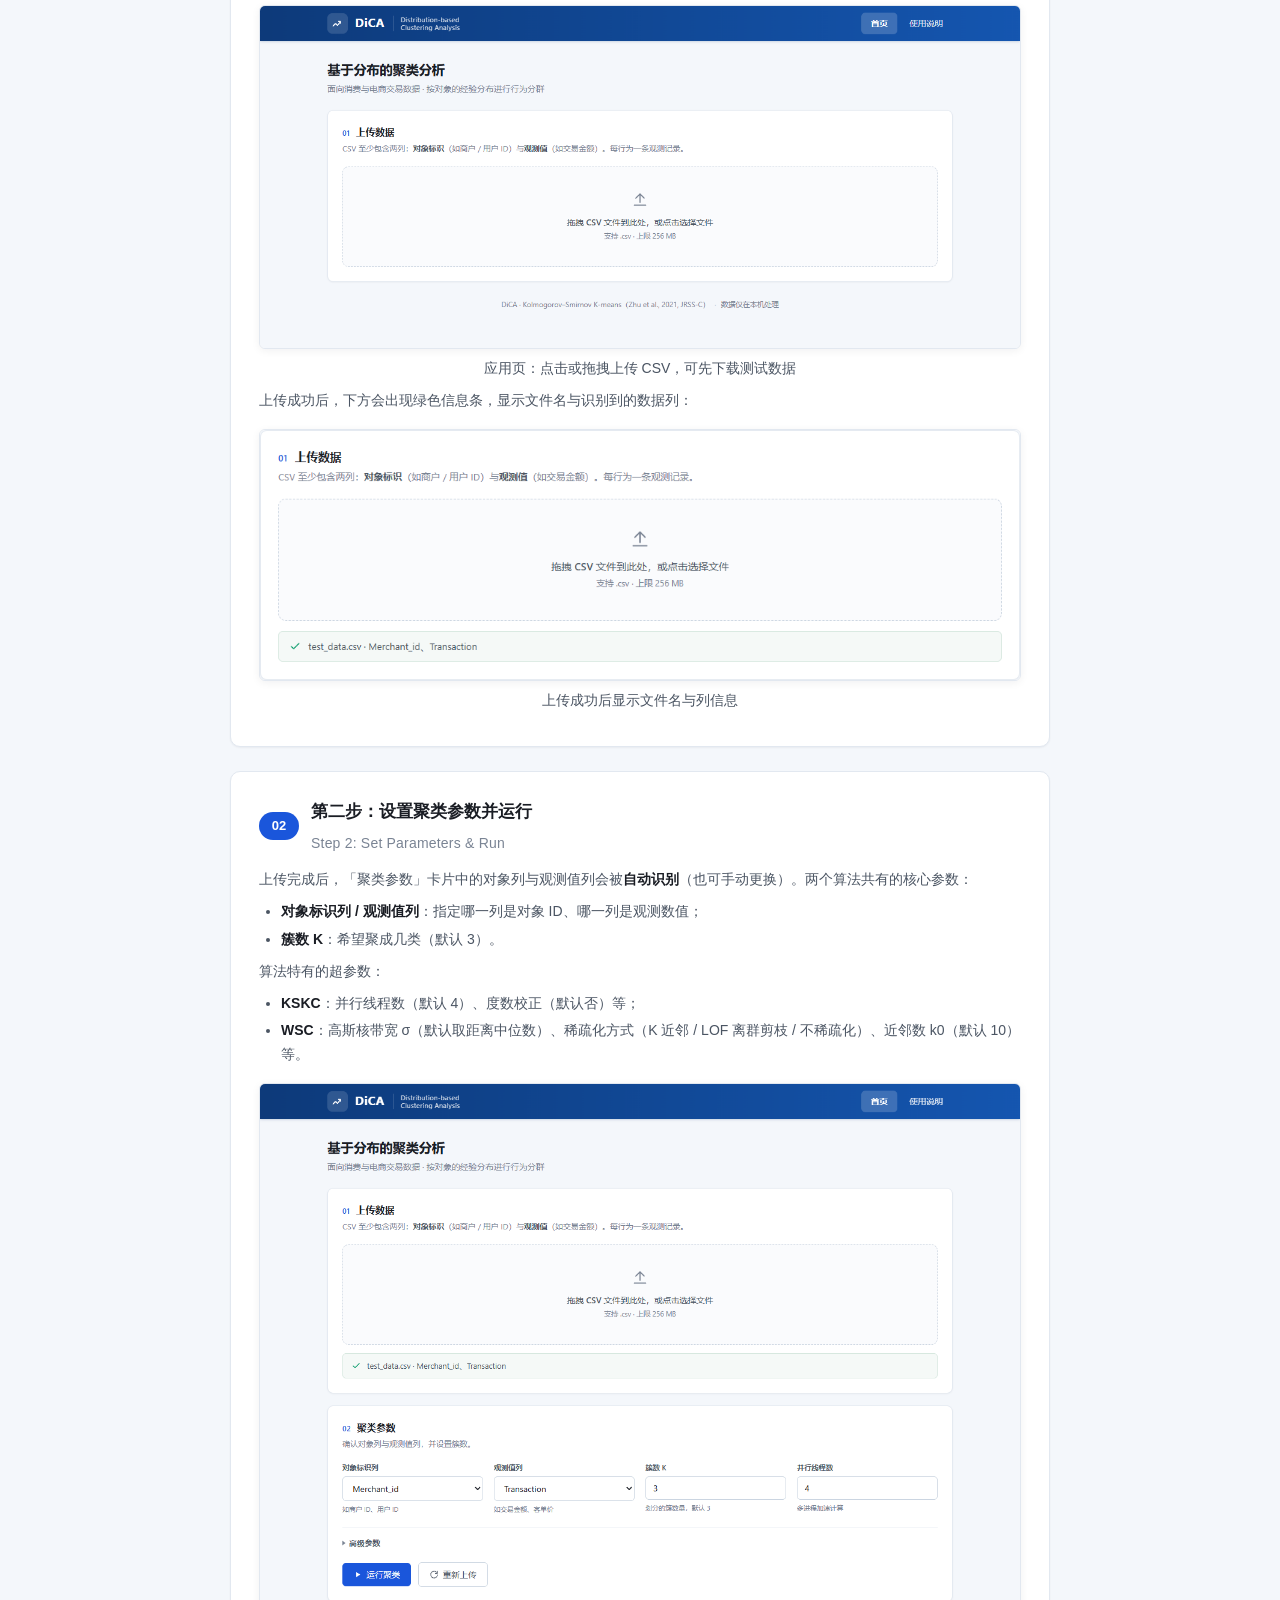
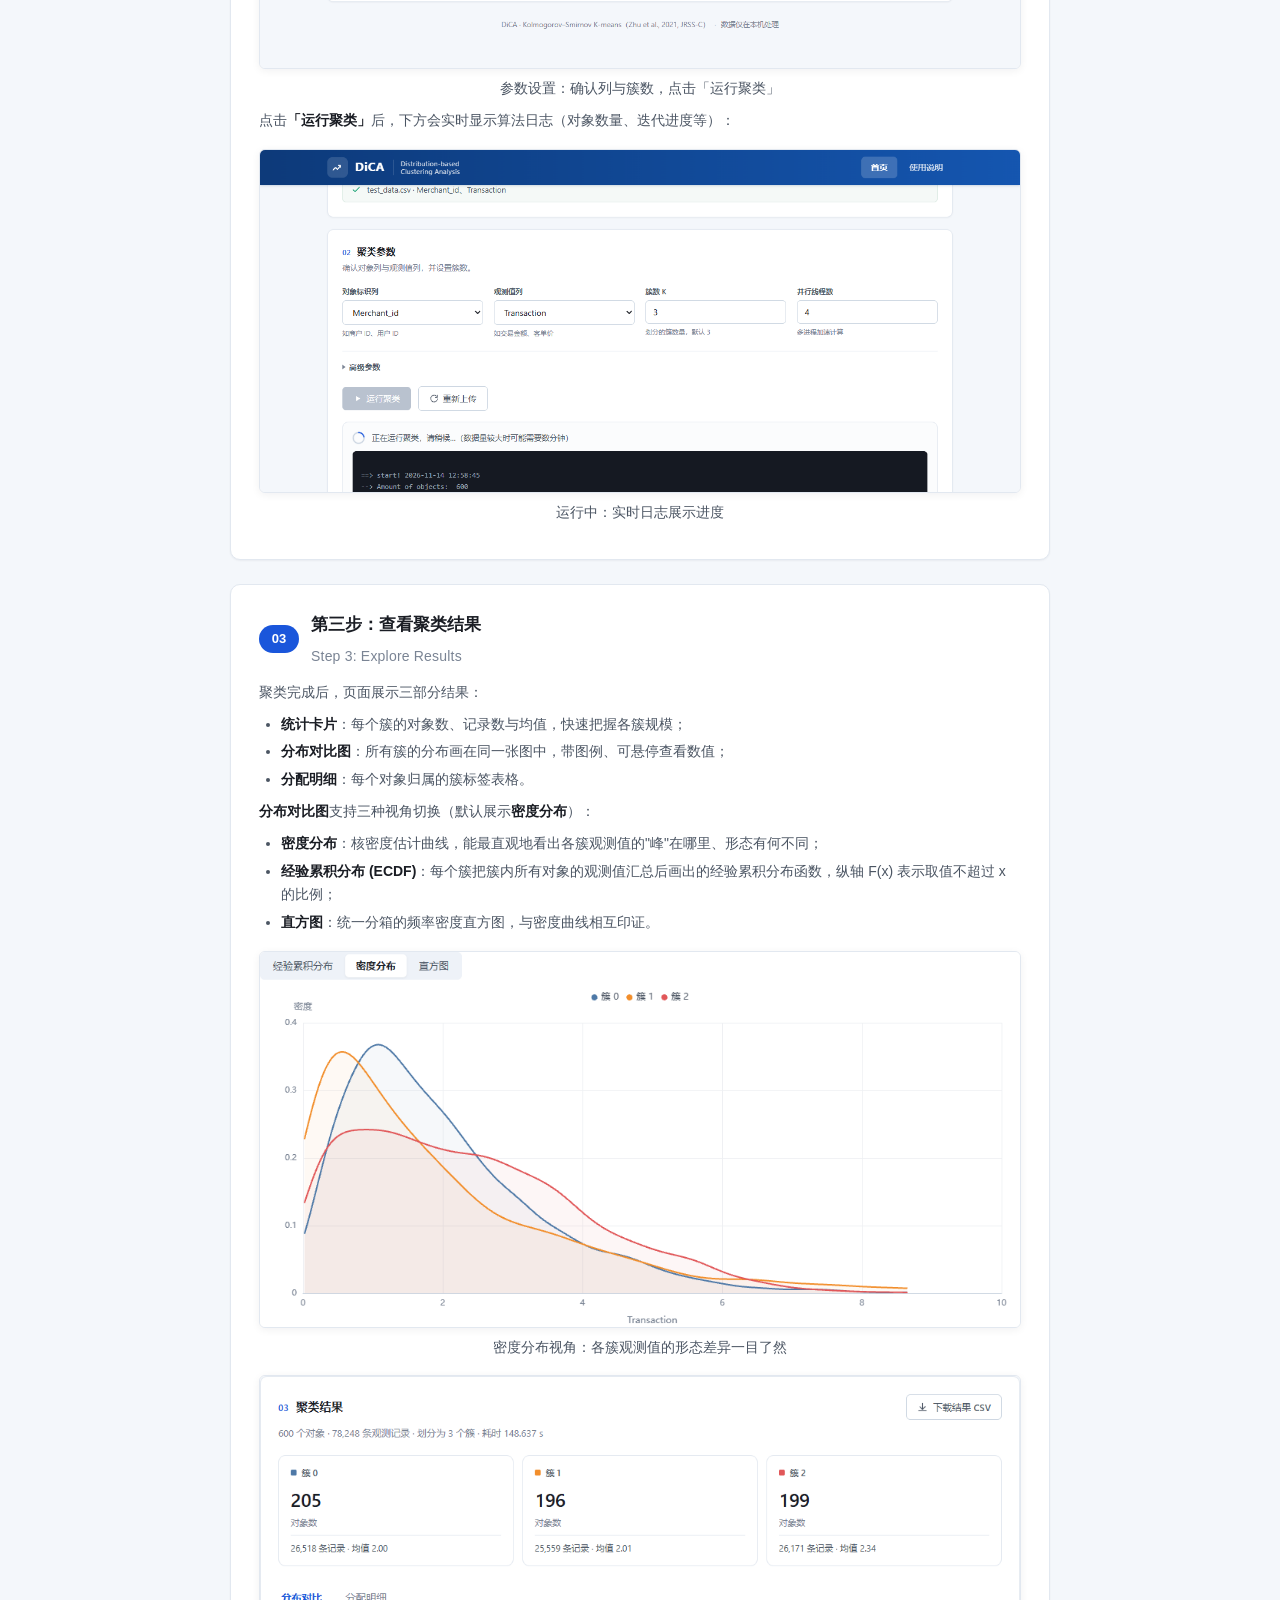
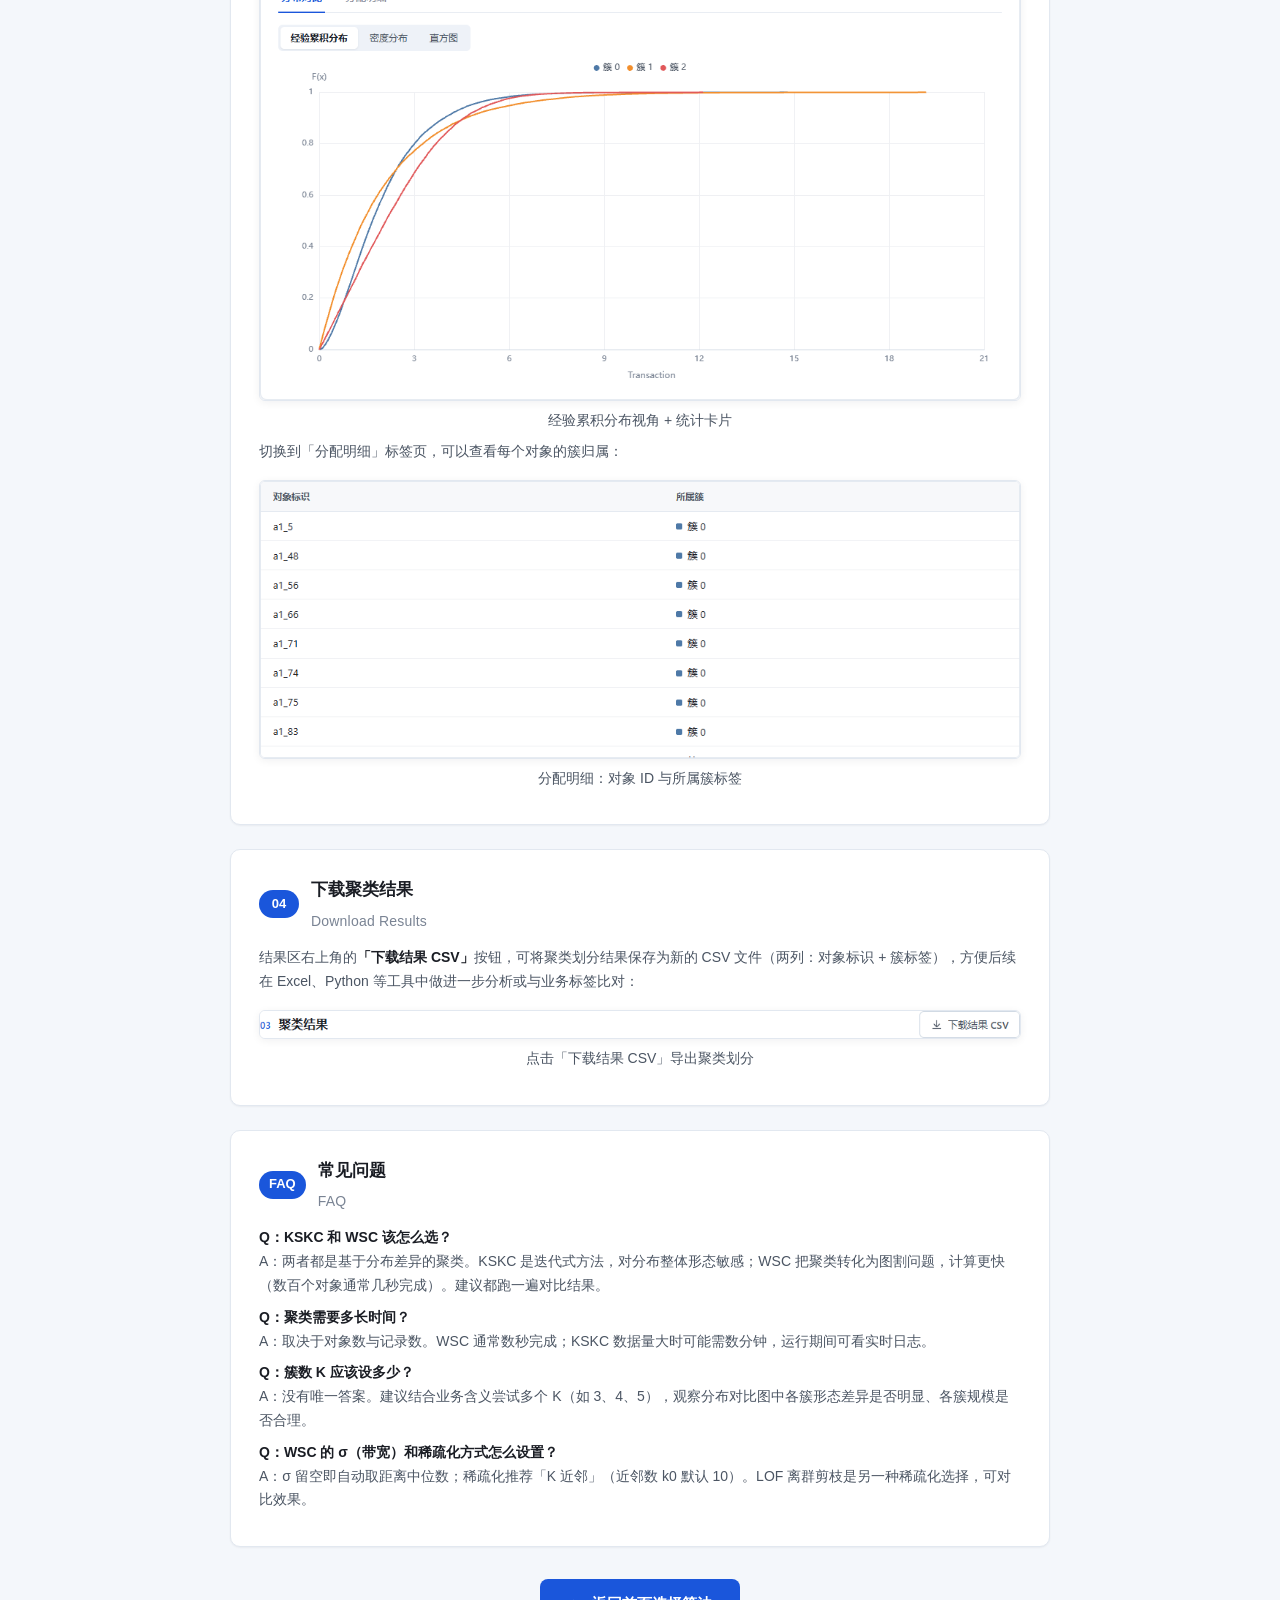
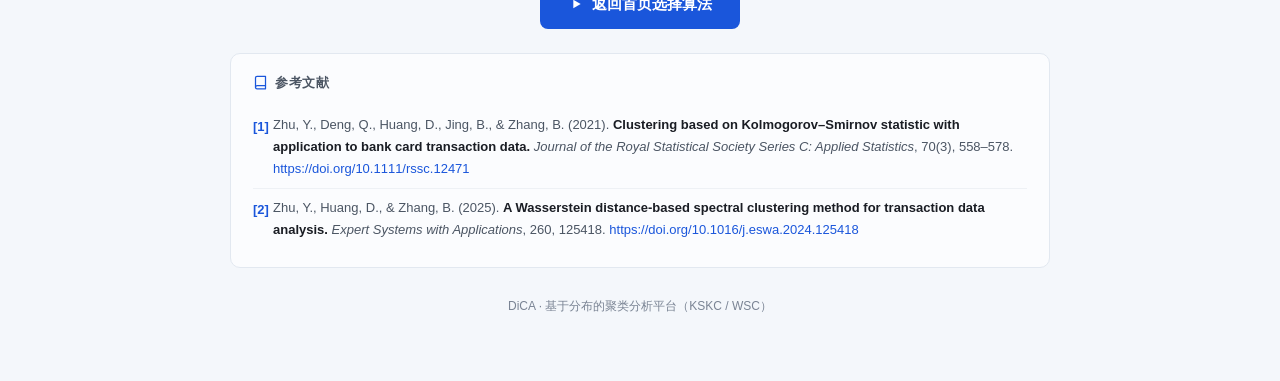
<file: templates/help.html>
<!DOCTYPE html>
<html lang="zh-CN">
<head>
  <meta charset="UTF-8" />
  <meta name="viewport" content="width=device-width, initial-scale=1.0" />
  <title>使用说明 · DiCA</title>
  <style>
    :root {
      --nav-bg: #0d3a7a;
      --nav-bg-2: #1556b0;
      --bg: #f4f7fb;
      --card: #ffffff;
      --border: #e2e8f0;
      --border-strong: #cbd5e1;
      --text: #1a1d24;
      --text-secondary: #4b5563;
      --muted: #7a8494;
      --primary: #1a56db;
      --primary-dark: #1546b5;
      --primary-soft: #eaf1fc;
      --radius: 10px;
      --radius-sm: 6px;
      --shadow: 0 1px 2px rgba(16, 24, 40, .05);
      --font: -apple-system, BlinkMacSystemFont, "Segoe UI", "PingFang SC",
        "Microsoft YaHei", "Hiragino Sans GB", sans-serif;
      --mono: ui-monospace, "SF Mono", "JetBrains Mono", Menlo, Consolas, monospace;
    }
    * { box-sizing: border-box; margin: 0; padding: 0; }
    html { -webkit-font-smoothing: antialiased; scroll-behavior: smooth; }
    body {
      font-family: var(--font);
      background: var(--bg);
      color: var(--text);
      line-height: 1.7;
      font-size: 14px;
    }

    /* ===== 顶部导航横条（与首页一致） ===== */
    .topbar {
      background: linear-gradient(90deg, var(--nav-bg), var(--nav-bg-2));
      color: #fff; position: sticky; top: 0; z-index: 100;
      box-shadow: 0 1px 4px rgba(13, 58, 122, .25);
    }
    .topbar-inner {
      max-width: 1080px; margin: 0 auto; padding: 0 20px;
      height: 58px; display: flex; align-items: center; justify-content: space-between;
    }
    .brand { display: flex; align-items: center; gap: 12px; text-decoration: none; color: #fff; }
    .brand-logo {
      width: 34px; height: 34px; border-radius: 8px; flex: none;
      display: flex; align-items: center; justify-content: center;
    }
    .brand-logo img { width: 22px; height: auto; display: block; }
    .brand-name { font-size: 20px; font-weight: 700; letter-spacing: .5px; line-height: 1; }
    .brand-sub {
      font-size: 11px; opacity: .8; letter-spacing: .4px;
      margin-left: 2px; padding-left: 12px; border-left: 1px solid rgba(255,255,255,.3);
      line-height: 1.2;
    }
    .nav-links { display: flex; align-items: center; gap: 4px; }
    .nav-links a {
      color: rgba(255,255,255,.85); text-decoration: none; font-size: 14px;
      padding: 7px 16px; border-radius: 7px; transition: all .15s; font-weight: 500;
    }
    .nav-links a:hover { background: rgba(255,255,255,.12); color: #fff; }
    .nav-links a.active { background: rgba(255,255,255,.18); color: #fff; font-weight: 600; }

    .wrap { max-width: 860px; margin: 0 auto; padding: 32px 20px 64px; }

    /* ===== 页头 ===== */
    .doc-head { margin-bottom: 28px; }
    .doc-head h1 { font-size: 24px; font-weight: 700; letter-spacing: -.3px; }
    .doc-head p { color: var(--muted); font-size: 14px; margin-top: 6px; }

    /* ===== 目录卡片 ===== */
    .toc {
      background: var(--primary-soft); border: 1px solid #d5e3f8;
      border-radius: var(--radius); padding: 18px 22px; margin-bottom: 28px;
    }
    .toc h3 { font-size: 13px; font-weight: 700; color: var(--primary); margin-bottom: 8px; letter-spacing: .5px; }
    .toc ol { margin-left: 20px; }
    .toc li { margin: 4px 0; }
    .toc a { color: var(--text-secondary); text-decoration: none; font-size: 14px; }
    .toc a:hover { color: var(--primary); text-decoration: underline; }

    /* ===== 章节卡片 ===== */
    .section {
      background: var(--card); border: 1px solid var(--border);
      border-radius: var(--radius); box-shadow: var(--shadow);
      padding: 26px 28px; margin-bottom: 24px;
    }
    .section-head {
      display: flex; align-items: center; gap: 12px; margin-bottom: 14px;
    }
    .step-badge {
      display: inline-flex; align-items: center; justify-content: center;
      min-width: 40px; height: 28px; padding: 0 10px; border-radius: 999px;
      background: var(--primary); color: #fff;
      font-size: 13px; font-weight: 700; flex: none;
    }
    .section-head h2 { font-size: 17px; font-weight: 700; }
    .section p { color: var(--text-secondary); font-size: 14px; margin: 8px 0; }
    .section p b { color: var(--text); font-weight: 600; }
    .section ul { margin: 8px 0 8px 22px; color: var(--text-secondary); }
    .section ul li { margin: 4px 0; font-size: 14px; }
    .section ul li b { color: var(--text); font-weight: 600; }

    /* 截图容器 */
    .shot {
      border: 1px solid var(--border); border-radius: var(--radius-sm);
      overflow: hidden; margin: 16px 0 6px; background: #fff;
      box-shadow: 0 2px 8px rgba(16, 24, 40, .06);
    }
    .shot img { display: block; width: 100%; height: auto; }
    .shot-cap {
      text-align: center; color: var(--muted); font-size: 12px;
      margin-top: 6px; margin-bottom: 12px;
    }

    /* 提示框 */
    .note {
      display: flex; gap: 10px; align-items: flex-start;
      background: var(--primary-soft); border: 1px solid #d5e3f8;
      border-radius: var(--radius-sm); padding: 12px 16px; margin: 14px 0;
      font-size: 13px; color: var(--text-secondary);
    }
    .note svg { flex: none; margin-top: 2px; color: var(--primary); }
    .note b { color: var(--text); }

    /* 示例格式表 */
    .fmt-table {
      width: 100%; border-collapse: collapse; font-size: 13px;
      border: 1px solid var(--border); border-radius: var(--radius-sm);
      overflow: hidden; margin: 12px 0; font-variant-numeric: tabular-nums;
    }
    .fmt-table th {
      background: #f7f8fa; text-align: left; padding: 8px 14px;
      font-weight: 600; color: var(--text-secondary); border-bottom: 1px solid var(--border);
      font-size: 12px;
    }
    .fmt-table td { padding: 7px 14px; border-bottom: 1px solid #f0f1f4; color: var(--text-secondary); }

    .start-btn-wrap { text-align: center; margin: 32px 0 8px; }
    .btn-start {
      display: inline-flex; align-items: center; gap: 8px;
      background: var(--primary); color: #fff; text-decoration: none;
      padding: 12px 28px; border-radius: 8px; font-size: 15px; font-weight: 600;
      transition: background .15s;
    }
    .btn-start:hover { background: var(--primary-dark); }

    footer { text-align: center; color: var(--muted); font-size: 12px; margin-top: 28px; }
    footer .sep { margin: 0 8px; color: var(--border-strong); }

    /* ===== 参考文献 ===== */
    .ref-card {
      background: #fbfcfe; border: 1px solid var(--border);
      border-radius: var(--radius); padding: 18px 22px; margin-top: 24px;
    }
    .ref-card h3 {
      font-size: 13px; font-weight: 700; color: var(--text-secondary);
      letter-spacing: .5px; margin-bottom: 12px;
      display: flex; align-items: center; gap: 7px;
    }
    .ref-card h3 svg { color: var(--primary); }
    .ref-item {
      font-size: 13px; color: var(--text-secondary); line-height: 1.7;
      padding: 8px 0 8px 20px; position: relative;
    }
    .ref-item:not(:last-child) { border-bottom: 1px solid #eef1f5; }
    .ref-item .ref-no {
      position: absolute; left: 0; top: 10px;
      font-weight: 600; color: var(--primary); font-variant-numeric: tabular-nums;
    }
    .ref-item .ref-title { font-weight: 600; color: var(--text); }
    .ref-item a { color: var(--primary); text-decoration: none; }
    .ref-item a:hover { text-decoration: underline; }
    .ref-item .ref-journal { font-style: italic; }

    /* ===== 中英双语副标签 ===== */
    .en {
      display: block; color: var(--muted); font-size: 12px; font-weight: 400;
      letter-spacing: .2px; line-height: 1.5;
    }
    .en-inline { color: var(--muted); font-size: 0.85em; font-weight: 400; }
    h1 .en, h2 .en { display: block; margin-top: 6px; font-size: 14px; }
  </style>
</head>
<body>
  <nav class="topbar">
    <div class="topbar-inner">
      <a class="brand" href="/">
        <span class="brand-logo">
          <img src="/static/img/logo-butterfly.png" alt="DiCA" />
        </span>
        <span><span class="brand-name">DiCA</span></span>
        <span class="brand-sub">Distribution-based<br>Clustering Analysis</span>
      </a>
      <div class="nav-links">
        <a href="/">首页 <span class="en-inline">Home</span></a>
        <a href="/kskc">KSKC</a>
        <a href="/wsc">WSC</a>
        <a href="/help" class="active">使用说明 <span class="en-inline">Help</span></a>
      </div>
    </div>
  </nav>

  <div class="wrap">
    <div class="doc-head">
      <h1>使用说明<span class="en">User Guide</span></h1>
      <p>选择聚类算法 → 上传数据 → 设置参数 → 查看结果，三步完成一次基于分布的聚类分析</p>
    </div>

    <div class="toc">
      <h3>目录 <span class="en-inline">Contents</span></h3>
      <ol>
        <li><a href="#s0">选择聚类算法（KSKC / WSC）</a></li>
        <li><a href="#s1">准备数据：CSV 格式要求</a></li>
        <li><a href="#s2">第一步：上传数据文件</a></li>
        <li><a href="#s3">第二步：设置聚类参数并运行</a></li>
        <li><a href="#s4">第三步：查看聚类结果</a></li>
        <li><a href="#s5">下载聚类结果</a></li>
        <li><a href="#s6">常见问题</a></li>
      </ol>
    </div>

    <!-- 0 选择算法 -->
    <div class="section" id="s0">
      <div class="section-head">
        <span class="step-badge">开始</span>
        <h2>选择聚类算法<span class="en">Choose an Algorithm</span></h2>
      </div>
      <p>首页提供两种基于分布差异的聚类算法，均适用于「对象 + 重复观测记录」的数据结构，可从首页点击进入：</p>
      <ul>
        <li><b>KSKC（Kolmogorov–Smirnov K-means 聚类）</b>：用两样本 Kolmogorov–Smirnov 统计量度量分布差异，在 K-means 框架下迭代划分，对分布整体形态差异敏感；</li>
        <li><b>WSC（Wasserstein 谱聚类）</b>：用一维 Wasserstein 距离度量分布差异，构造相似度矩阵并稀疏化后以谱聚类划分，善于捕捉局部分布结构，计算更快。</li>
      </ul>
      <p>两个应用的页面结构与操作流程一致，仅参数项不同。</p>
    </div>

    <!-- 1 数据格式 -->
    <div class="section" id="s1">
      <div class="section-head">
        <span class="step-badge">准备</span>
        <h2>准备数据：CSV 格式要求<span class="en">Prepare Data: CSV Format</span></h2>
      </div>
      <p>DiCA 适用于<b>对象具有多条重复观测记录</b>的场景（如商户的多笔交易、用户的多次消费）。输入为标准 CSV 文件，至少包含两列：</p>
      <ul>
        <li><b>对象标识列</b>：区分不同对象的 ID，如商户 ID、用户 ID、门店编号等；</li>
        <li><b>观测值列</b>：对每个对象的重复观测数值，如交易金额、消费笔数、客单价等。</li>
      </ul>
      <p>每行为一条观测记录。以交易数据为例，文件内容形如：</p>
      <table class="fmt-table">
        <thead><tr><th>Merchant_id（对象标识）</th><th>Transaction（观测值）</th></tr></thead>
        <tbody>
          <tr><td>mer001</td><td>100.00</td></tr>
          <tr><td>mer001</td><td>105.50</td></tr>
          <tr><td>mer002</td><td>50.20</td></tr>
          <tr><td>mer002</td><td>45.80</td></tr>
        </tbody>
      </table>
      <p>平台会为每个对象构建其观测值的<b>经验分布</b>，再按分布之间的差异对对象聚类——分布形态相似的对象会被分到同一簇。</p>
      <div class="note">
        <svg width="16" height="16" viewBox="0 0 24 24" fill="none" stroke="currentColor" stroke-width="2" stroke-linecap="round" stroke-linejoin="round"><circle cx="12" cy="12" r="9"/><path d="M12 8h.01"/><path d="M11 12h1v4h1"/></svg>
        <span>每个应用的上传区都提供<b>「下载测试数据」</b>链接，可直接下载 <b>test_data.csv</b>（600 个商户、约 7.8 万条交易记录）快速体验。</span>
      </div>
    </div>

    <!-- 2 上传 -->
    <div class="section" id="s2">
      <div class="section-head">
        <span class="step-badge">01</span>
        <h2>第一步：上传数据文件<span class="en">Step 1: Upload Your Data</span></h2>
      </div>
      <p>进入任一算法应用后，在「上传数据」区域<b>点击虚线框选择文件</b>，或将 CSV 文件<b>直接拖拽</b>到框内。也可点击虚线框下方的<b>「下载测试数据」</b>先获取示例文件：</p>
      <div class="shot"><img src="/static/img/home.png" alt="上传数据界面"></div>
      <p class="shot-cap">应用页：点击或拖拽上传 CSV，可先下载测试数据</p>
      <p>上传成功后，下方会出现绿色信息条，显示文件名与识别到的数据列：</p>
      <div class="shot"><img src="/static/img/uploaded.png" alt="上传成功"></div>
      <p class="shot-cap">上传成功后显示文件名与列信息</p>
    </div>

    <!-- 3 参数 -->
    <div class="section" id="s3">
      <div class="section-head">
        <span class="step-badge">02</span>
        <h2>第二步：设置聚类参数并运行<span class="en">Step 2: Set Parameters &amp; Run</span></h2>
      </div>
      <p>上传完成后，「聚类参数」卡片中的对象列与观测值列会被<b>自动识别</b>（也可手动更换）。两个算法共有的核心参数：</p>
      <ul>
        <li><b>对象标识列 / 观测值列</b>：指定哪一列是对象 ID、哪一列是观测数值；</li>
        <li><b>簇数 K</b>：希望聚成几类（默认 3）。</li>
      </ul>
      <p>算法特有的超参数：</p>
      <ul>
        <li><b>KSKC</b>：并行线程数（默认 4）、度数校正（默认否）等；</li>
        <li><b>WSC</b>：高斯核带宽 σ（默认取距离中位数）、稀疏化方式（K 近邻 / LOF 离群剪枝 / 不稀疏化）、近邻数 k0（默认 10）等。</li>
      </ul>
      <div class="shot"><img src="/static/img/params.png" alt="聚类参数设置"></div>
      <p class="shot-cap">参数设置：确认列与簇数，点击「运行聚类」</p>
      <p>点击<b>「运行聚类」</b>后，下方会实时显示算法日志（对象数量、迭代进度等）：</p>
      <div class="shot"><img src="/static/img/running.png" alt="运行中实时日志"></div>
      <p class="shot-cap">运行中：实时日志展示进度</p>
    </div>

    <!-- 4 结果 -->
    <div class="section" id="s4">
      <div class="section-head">
        <span class="step-badge">03</span>
        <h2>第三步：查看聚类结果<span class="en">Step 3: Explore Results</span></h2>
      </div>
      <p>聚类完成后，页面展示三部分结果：</p>
      <ul>
        <li><b>统计卡片</b>：每个簇的对象数、记录数与均值，快速把握各簇规模；</li>
        <li><b>分布对比图</b>：所有簇的分布画在同一张图中，带图例、可悬停查看数值；</li>
        <li><b>分配明细</b>：每个对象归属的簇标签表格。</li>
      </ul>
      <p><b>分布对比图</b>支持三种视角切换（默认展示<b>密度分布</b>）：</p>
      <ul>
        <li><b>密度分布</b>：核密度估计曲线，能最直观地看出各簇观测值的"峰"在哪里、形态有何不同；</li>
        <li><b>经验累积分布 (ECDF)</b>：每个簇把簇内所有对象的观测值汇总后画出的经验累积分布函数，纵轴 F(x) 表示取值不超过 x 的比例；</li>
        <li><b>直方图</b>：统一分箱的频率密度直方图，与密度曲线相互印证。</li>
      </ul>
      <div class="shot"><img src="/static/img/density.png" alt="密度分布"></div>
      <p class="shot-cap">密度分布视角：各簇观测值的形态差异一目了然</p>
      <div class="shot"><img src="/static/img/result.png" alt="聚类结果"></div>
      <p class="shot-cap">经验累积分布视角 + 统计卡片</p>
      <p>切换到「分配明细」标签页，可以查看每个对象的簇归属：</p>
      <div class="shot"><img src="/static/img/table.png" alt="分配明细"></div>
      <p class="shot-cap">分配明细：对象 ID 与所属簇标签</p>
    </div>

    <!-- 5 下载 -->
    <div class="section" id="s5">
      <div class="section-head">
        <span class="step-badge">04</span>
        <h2>下载聚类结果<span class="en">Download Results</span></h2>
      </div>
      <p>结果区右上角的<b>「下载结果 CSV」</b>按钮，可将聚类划分结果保存为新的 CSV 文件（两列：对象标识 + 簇标签），方便后续在 Excel、Python 等工具中做进一步分析或与业务标签比对：</p>
      <div class="shot"><img src="/static/img/download.png" alt="下载结果"></div>
      <p class="shot-cap">点击「下载结果 CSV」导出聚类划分</p>
    </div>

    <!-- 6 FAQ -->
    <div class="section" id="s6">
      <div class="section-head">
        <span class="step-badge">FAQ</span>
        <h2>常见问题<span class="en">FAQ</span></h2>
      </div>
      <p><b>Q：KSKC 和 WSC 该怎么选？</b><br>A：两者都是基于分布差异的聚类。KSKC 是迭代式方法，对分布整体形态敏感；WSC 把聚类转化为图割问题，计算更快（数百个对象通常几秒完成）。建议都跑一遍对比结果。</p>
      <p><b>Q：聚类需要多长时间？</b><br>A：取决于对象数与记录数。WSC 通常数秒完成；KSKC 数据量大时可能需数分钟，运行期间可看实时日志。</p>
      <p><b>Q：簇数 K 应该设多少？</b><br>A：没有唯一答案。建议结合业务含义尝试多个 K（如 3、4、5），观察分布对比图中各簇形态差异是否明显、各簇规模是否合理。</p>
      <p><b>Q：WSC 的 σ（带宽）和稀疏化方式怎么设置？</b><br>A：σ 留空即自动取距离中位数；稀疏化推荐「K 近邻」（近邻数 k0 默认 10）。LOF 离群剪枝是另一种稀疏化选择，可对比效果。</p>
    </div>

    <div class="start-btn-wrap">
      <a class="btn-start" href="/">
        <svg width="16" height="16" viewBox="0 0 24 24" fill="currentColor"><path d="M8 5.5v13l11-6.5z"/></svg>
        返回首页选择算法
      </a>
    </div>

    <div class="ref-card">
      <h3>
        <svg width="15" height="15" viewBox="0 0 24 24" fill="none" stroke="currentColor" stroke-width="2" stroke-linecap="round" stroke-linejoin="round"><path d="M4 19.5A2.5 2.5 0 0 1 6.5 17H20"/><path d="M6.5 2H20v20H6.5A2.5 2.5 0 0 1 4 19.5v-15A2.5 2.5 0 0 1 6.5 2z"/></svg>
        参考文献
      </h3>
      <div class="ref-item">
        <span class="ref-no">[1]</span>
        <span>Zhu, Y., Deng, Q., Huang, D., Jing, B., &amp; Zhang, B. (2021). <span class="ref-title">Clustering based on Kolmogorov–Smirnov statistic with application to bank card transaction data.</span> <span class="ref-journal">Journal of the Royal Statistical Society Series C: Applied Statistics</span>, 70(3), 558–578. <a href="https://doi.org/10.1111/rssc.12471" target="_blank" rel="noopener">https://doi.org/10.1111/rssc.12471</a></span>
      </div>
      <div class="ref-item">
        <span class="ref-no">[2]</span>
        <span>Zhu, Y., Huang, D., &amp; Zhang, B. (2025). <span class="ref-title">A Wasserstein distance-based spectral clustering method for transaction data analysis.</span> <span class="ref-journal">Expert Systems with Applications</span>, 260, 125418. <a href="https://doi.org/10.1016/j.eswa.2024.125418" target="_blank" rel="noopener">https://doi.org/10.1016/j.eswa.2024.125418</a></span>
      </div>
    </div>

    <footer>DiCA · 基于分布的聚类分析平台（KSKC / WSC）</footer>
  </div>
</body>
</html>
</file>
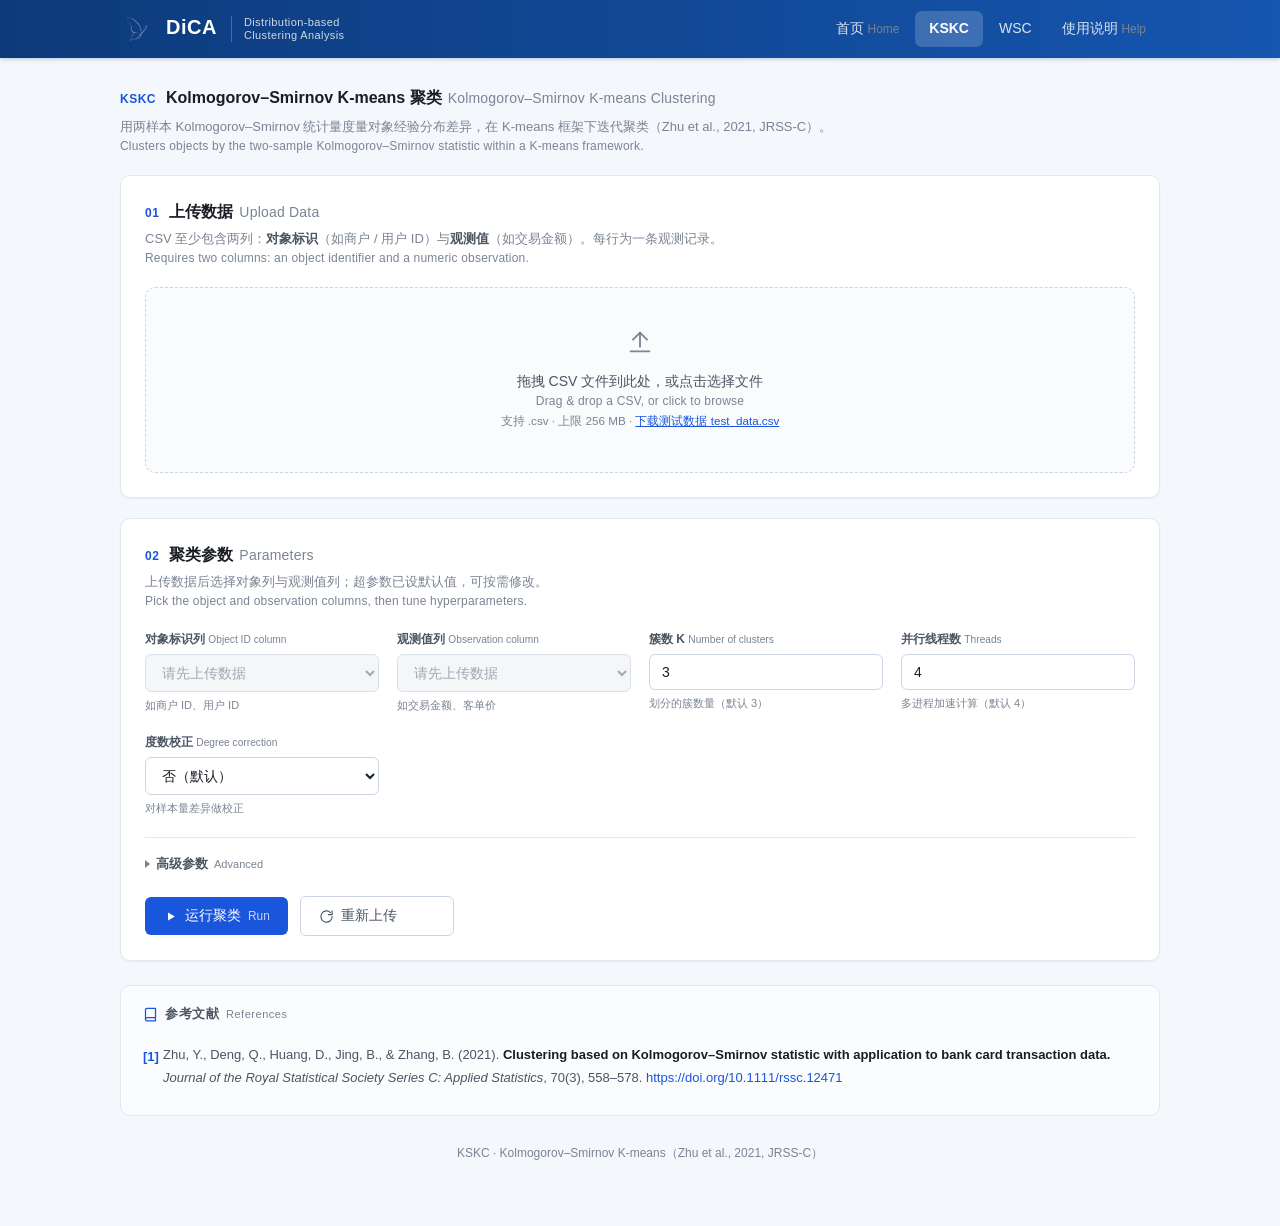
<file: templates/kskc.html>
<!DOCTYPE html>
<html lang="zh-CN">
<head>
  <meta charset="UTF-8" />
  <meta name="viewport" content="width=device-width, initial-scale=1.0" />
  <title>KSKC · DiCA</title>
  <link rel="stylesheet" href="/static/common.css" />
  <script src="/static/echarts.min.js"></script>
</head>
<body>
  <nav class="topbar">
    <div class="topbar-inner">
      <a class="brand" href="/">
        <span class="brand-logo">
          <img src="/static/img/logo-butterfly.png" alt="DiCA" />
        </span>
        <span><span class="brand-name">DiCA</span></span>
        <span class="brand-sub">Distribution-based<br>Clustering Analysis</span>
      </a>
      <div class="nav-links">
        <a href="/">首页 <span class="en-inline">Home</span></a>
        <a href="/kskc" class="active">KSKC</a>
        <a href="/wsc">WSC</a>
        <a href="/help">使用说明 <span class="en-inline">Help</span></a>
      </div>
    </div>
  </nav>

  <div class="wrap" style="padding-top:28px;">
    <div class="card-head" style="margin-bottom:6px;">
      <span class="step">KSKC</span>
      <h2>Kolmogorov–Smirnov K-means 聚类<span class="en">Kolmogorov–Smirnov K-means Clustering</span></h2>
    </div>
    <p class="hint">用两样本 Kolmogorov–Smirnov 统计量度量对象经验分布差异，在 K-means 框架下迭代聚类（Zhu et al., 2021, JRSS-C）。<span class="en">Clusters objects by the two-sample Kolmogorov–Smirnov statistic within a K-means framework.</span></p>

    <!-- 第 1 步：上传 -->
    <div class="card">
      <div class="card-head"><span class="step">01</span><h2>上传数据<span class="en">Upload Data</span></h2></div>
      <p class="hint">CSV 至少包含两列：<b>对象标识</b>（如商户 / 用户 ID）与<b>观测值</b>（如交易金额）。每行为一条观测记录。<span class="en">Requires two columns: an object identifier and a numeric observation.</span></p>
      <div class="dropzone" id="dropzone">
        <div class="dz-icon">
          <svg width="28" height="28" viewBox="0 0 24 24" fill="none" stroke="currentColor" stroke-width="1.6" stroke-linecap="round" stroke-linejoin="round"><path d="M12 16V4"/><path d="M6 10l6-6 6 6"/><path d="M4 20h16"/></svg>
        </div>
        <p>拖拽 CSV 文件到此处，或点击选择文件<span class="en">Drag &amp; drop a CSV, or click to browse</span></p>
        <small>支持 .csv · 上限 256 MB · <a href="/static/data/test_data.csv" download style="color:var(--primary);">下载测试数据 test_data.csv</a></small>
      </div>
      <input type="file" id="fileInput" accept=".csv,text/csv" />
      <div class="file-info" id="fileInfo" style="display:none;">
        <span class="ok"><svg width="16" height="16" viewBox="0 0 24 24" fill="none" stroke="currentColor" stroke-width="2" stroke-linecap="round" stroke-linejoin="round"><path d="M20 6L9 17l-5-5"/></svg></span>
        <span id="fileName"></span>
      </div>
    </div>

    <!-- 第 2 步：参数 -->
    <div class="card" id="paramCard">
      <div class="card-head"><span class="step">02</span><h2>聚类参数<span class="en">Parameters</span></h2></div>
      <p class="hint">上传数据后选择对象列与观测值列；超参数已设默认值，可按需修改。<span class="en">Pick the object and observation columns, then tune hyperparameters.</span></p>
      <div class="grid">
        <div class="field">
          <label>对象标识列 <span class="en-inline">Object ID column</span></label>
          <select id="objName" disabled><option value="">请先上传数据</option></select>
          <div class="desc">如商户 ID、用户 ID</div>
        </div>
        <div class="field">
          <label>观测值列 <span class="en-inline">Observation column</span></label>
          <select id="recName" disabled><option value="">请先上传数据</option></select>
          <div class="desc">如交易金额、客单价</div>
        </div>
        <div class="field">
          <label>簇数 K <span class="en-inline">Number of clusters</span></label>
          <input type="number" id="K" value="3" min="2" max="30" />
          <div class="desc">划分的簇数量（默认 3）</div>
        </div>
        <div class="field">
          <label>并行线程数 <span class="en-inline">Threads</span></label>
          <input type="number" id="numThread" value="4" min="1" max="16" />
          <div class="desc">多进程加速计算（默认 4）</div>
        </div>
        <div class="field">
          <label>度数校正 <span class="en-inline">Degree correction</span></label>
          <select id="isCorrected">
            <option value="0" selected>否（默认）</option>
            <option value="1">是</option>
          </select>
          <div class="desc">对样本量差异做校正</div>
        </div>
      </div>

      <details class="advanced">
        <summary>高级参数 <span class="en-inline">Advanced</span></summary>
        <div class="grid" style="margin-top:16px;">
          <div class="field">
            <label>最大迭代次数 <span class="en-inline">Max iterations</span></label>
            <input type="number" id="niter" value="30" min="1" max="200" />
          </div>
          <div class="field">
            <label>快速模式采样数 <span class="en-inline">Fast-mode sample size</span></label>
            <input type="number" id="sampleNum" value="1000" min="100" max="100000" />
          </div>
          <div class="field">
            <label>快速模式 <span class="en-inline">Fast mode</span></label>
            <select id="isFast">
              <option value="1">开启（推荐）</option>
              <option value="0">关闭</option>
            </select>
          </div>
        </div>
      </details>

      <div class="row" style="margin-top:22px;">
        <button class="btn" id="runBtn">
          <svg width="15" height="15" viewBox="0 0 24 24" fill="currentColor"><path d="M8 5.5v13l11-6.5z"/></svg>
          运行聚类 <span class="en-inline">Run</span>
        </button>
        <button class="btn secondary" id="resetBtn">
          <svg width="15" height="15" viewBox="0 0 24 24" fill="none" stroke="currentColor" stroke-width="1.8" stroke-linecap="round" stroke-linejoin="round"><path d="M21 12a9 9 0 1 1-2.64-6.36"/><path d="M21 3v6h-6"/></svg>
          重新上传 <span class="en-inline">Reset</span>
        </button>
      </div>
      <div class="progress-status" id="progressStatus">
        <div class="head"><div class="spin-big"></div><span>正在运行聚类，请稍候…（数据量较大时可能需要数分钟）</span></div>
        <div class="log-console" id="logConsole"></div>
      </div>
      <div class="error-box" id="errorBox"></div>
    </div>

    <!-- 第 3 步：结果 -->
    <div class="card" id="resultSection">
      <div class="result-top">
        <div class="card-head"><span class="step">03</span><h2>聚类结果<span class="en">Results</span></h2></div>
        <button class="btn ghost" id="downloadBtn">
          <svg width="15" height="15" viewBox="0 0 24 24" fill="none" stroke="currentColor" stroke-width="1.8" stroke-linecap="round" stroke-linejoin="round"><path d="M12 4v12"/><path d="M6 11l6 6 6-6"/><path d="M4 20h16"/></svg>
          下载结果 CSV <span class="en-inline">Download CSV</span>
        </button>
      </div>
      <p class="result-summary" id="resultHint"></p>
      <div class="stat-cards" id="statCards"></div>

      <div class="section-tabs">
        <div class="tab active" data-panel="chartPanel">分布对比 <span class="en-inline">Distributions</span></div>
        <div class="tab" data-panel="tablePanel">分配明细 <span class="en-inline">Assignments</span></div>
      </div>

      <div class="panel active" id="chartPanel">
        <div class="chart-type-switch">
          <div class="ct-btn active" data-type="density">密度分布 <span class="en-inline">Density</span></div>
          <div class="ct-btn" data-type="ecdf">经验累积分布 <span class="en-inline">ECDF</span></div>
          <div class="ct-btn" data-type="hist">直方图 <span class="en-inline">Histogram</span></div>
        </div>
        <div id="ecdfChart"></div>
      </div>
      <div class="panel" id="tablePanel">
        <div class="table-wrap" id="tableWrap"></div>
      </div>
    </div>

    <div class="ref-card">
      <h3>
        <svg width="15" height="15" viewBox="0 0 24 24" fill="none" stroke="currentColor" stroke-width="2" stroke-linecap="round" stroke-linejoin="round"><path d="M4 19.5A2.5 2.5 0 0 1 6.5 17H20"/><path d="M6.5 2H20v20H6.5A2.5 2.5 0 0 1 4 19.5v-15A2.5 2.5 0 0 1 6.5 2z"/></svg>
        参考文献 <span class="en-inline">References</span>
      </h3>
      <div class="ref-item">
        <span class="ref-no">[1]</span>
        <span>Zhu, Y., Deng, Q., Huang, D., Jing, B., &amp; Zhang, B. (2021). <span class="ref-title">Clustering based on Kolmogorov–Smirnov statistic with application to bank card transaction data.</span> <span class="ref-journal">Journal of the Royal Statistical Society Series C: Applied Statistics</span>, 70(3), 558–578. <a href="https://doi.org/10.1111/rssc.12471" target="_blank" rel="noopener">https://doi.org/10.1111/rssc.12471</a></span>
      </div>
    </div>

    <footer>KSKC · Kolmogorov–Smirnov K-means（Zhu et al., 2021, JRSS-C）</footer>
  </div>

  <script>
    window.APP = {
      algo: 'kskc',
      collectExtra: function () {
        return {
          numThread: parseInt(document.getElementById('numThread').value, 10),
          niter: parseInt(document.getElementById('niter').value, 10),
          sample_num: parseInt(document.getElementById('sampleNum').value, 10),
          is_fast: document.getElementById('isFast').value === '1',
          is_corrected: document.getElementById('isCorrected').value === '1',
        };
      }
    };
  </script>
  <script src="/static/app.js"></script>
</body>
</html>
</file>
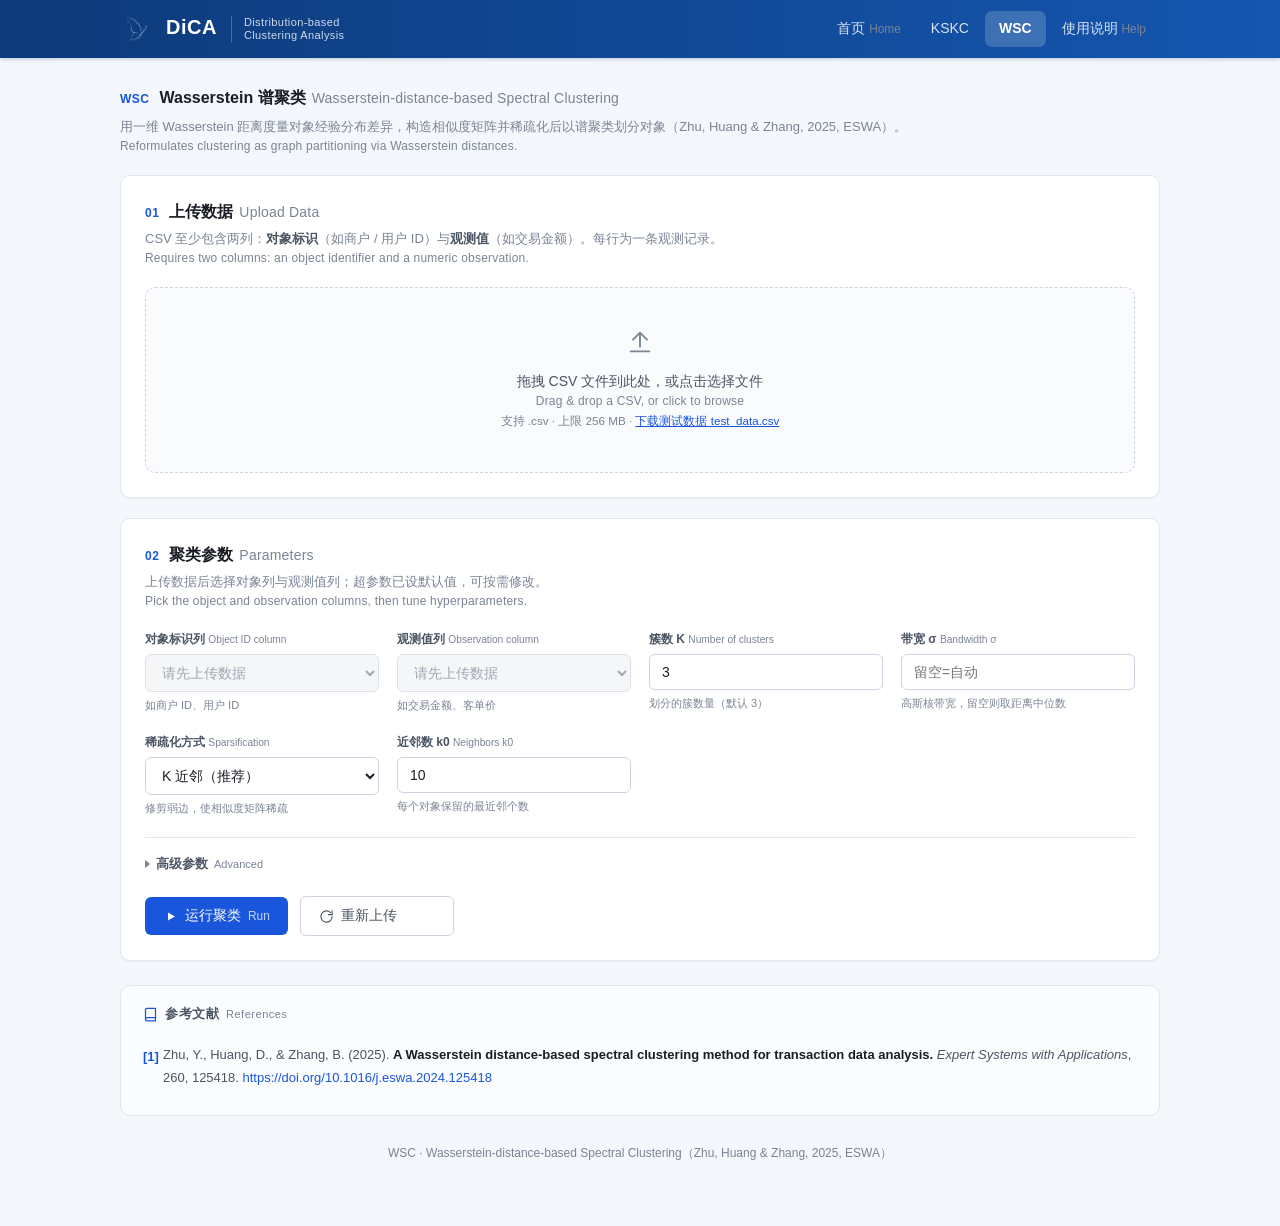
<file: templates/wsc.html>
<!DOCTYPE html>
<html lang="zh-CN">
<head>
  <meta charset="UTF-8" />
  <meta name="viewport" content="width=device-width, initial-scale=1.0" />
  <title>WSC · DiCA</title>
  <link rel="stylesheet" href="/static/common.css" />
  <script src="/static/echarts.min.js"></script>
</head>
<body>
  <nav class="topbar">
    <div class="topbar-inner">
      <a class="brand" href="/">
        <span class="brand-logo">
          <img src="/static/img/logo-butterfly.png" alt="DiCA" />
        </span>
        <span><span class="brand-name">DiCA</span></span>
        <span class="brand-sub">Distribution-based<br>Clustering Analysis</span>
      </a>
      <div class="nav-links">
        <a href="/">首页 <span class="en-inline">Home</span></a>
        <a href="/kskc">KSKC</a>
        <a href="/wsc" class="active">WSC</a>
        <a href="/help">使用说明 <span class="en-inline">Help</span></a>
      </div>
    </div>
  </nav>

  <div class="wrap" style="padding-top:28px;">
    <div class="card-head" style="margin-bottom:6px;">
      <span class="step">WSC</span>
      <h2>Wasserstein 谱聚类<span class="en">Wasserstein-distance-based Spectral Clustering</span></h2>
    </div>
    <p class="hint">用一维 Wasserstein 距离度量对象经验分布差异，构造相似度矩阵并稀疏化后以谱聚类划分对象（Zhu, Huang &amp; Zhang, 2025, ESWA）。<span class="en">Reformulates clustering as graph partitioning via Wasserstein distances.</span></p>

    <!-- 第 1 步：上传 -->
    <div class="card">
      <div class="card-head"><span class="step">01</span><h2>上传数据<span class="en">Upload Data</span></h2></div>
      <p class="hint">CSV 至少包含两列：<b>对象标识</b>（如商户 / 用户 ID）与<b>观测值</b>（如交易金额）。每行为一条观测记录。<span class="en">Requires two columns: an object identifier and a numeric observation.</span></p>
      <div class="dropzone" id="dropzone">
        <div class="dz-icon">
          <svg width="28" height="28" viewBox="0 0 24 24" fill="none" stroke="currentColor" stroke-width="1.6" stroke-linecap="round" stroke-linejoin="round"><path d="M12 16V4"/><path d="M6 10l6-6 6 6"/><path d="M4 20h16"/></svg>
        </div>
        <p>拖拽 CSV 文件到此处，或点击选择文件<span class="en">Drag &amp; drop a CSV, or click to browse</span></p>
        <small>支持 .csv · 上限 256 MB · <a href="/static/data/test_data.csv" download style="color:var(--primary);">下载测试数据 test_data.csv</a></small>
      </div>
      <input type="file" id="fileInput" accept=".csv,text/csv" />
      <div class="file-info" id="fileInfo" style="display:none;">
        <span class="ok"><svg width="16" height="16" viewBox="0 0 24 24" fill="none" stroke="currentColor" stroke-width="2" stroke-linecap="round" stroke-linejoin="round"><path d="M20 6L9 17l-5-5"/></svg></span>
        <span id="fileName"></span>
      </div>
    </div>

    <!-- 第 2 步：参数 -->
    <div class="card" id="paramCard">
      <div class="card-head"><span class="step">02</span><h2>聚类参数<span class="en">Parameters</span></h2></div>
      <p class="hint">上传数据后选择对象列与观测值列；超参数已设默认值，可按需修改。<span class="en">Pick the object and observation columns, then tune hyperparameters.</span></p>
      <div class="grid">
        <div class="field">
          <label>对象标识列 <span class="en-inline">Object ID column</span></label>
          <select id="objName" disabled><option value="">请先上传数据</option></select>
          <div class="desc">如商户 ID、用户 ID</div>
        </div>
        <div class="field">
          <label>观测值列 <span class="en-inline">Observation column</span></label>
          <select id="recName" disabled><option value="">请先上传数据</option></select>
          <div class="desc">如交易金额、客单价</div>
        </div>
        <div class="field">
          <label>簇数 K <span class="en-inline">Number of clusters</span></label>
          <input type="number" id="K" value="3" min="2" max="30" />
          <div class="desc">划分的簇数量（默认 3）</div>
        </div>
        <div class="field">
          <label>带宽 σ <span class="en-inline">Bandwidth σ</span></label>
          <input type="number" id="sigma" value="" step="0.01" min="0.001" placeholder="留空=自动" />
          <div class="desc">高斯核带宽，留空则取距离中位数</div>
        </div>
        <div class="field">
          <label>稀疏化方式 <span class="en-inline">Sparsification</span></label>
          <select id="sparsify">
            <option value="knn" selected>K 近邻（推荐）</option>
            <option value="lof">LOF 离群剪枝</option>
            <option value="none">不稀疏化</option>
          </select>
          <div class="desc">修剪弱边，使相似度矩阵稀疏</div>
        </div>
        <div class="field">
          <label>近邻数 k0 <span class="en-inline">Neighbors k0</span></label>
          <input type="number" id="k0" value="10" min="1" max="100" />
          <div class="desc">每个对象保留的最近邻个数</div>
        </div>
      </div>

      <details class="advanced">
        <summary>高级参数 <span class="en-inline">Advanced</span></summary>
        <div class="grid" style="margin-top:16px;">
          <div class="field">
            <label>LOF 近邻数 <span class="en-inline">LOF neighbors</span></label>
            <input type="number" id="lofNeighbors" value="20" min="2" max="200" />
            <div class="desc">LOF 稀疏化时的近邻数</div>
          </div>
          <div class="field">
            <label>LOF 离群比例 <span class="en-inline">LOF contamination</span></label>
            <input type="number" id="lofContamination" value="0.1" step="0.01" min="0.01" max="0.5" />
            <div class="desc">预期离群对象占比（0~0.5）</div>
          </div>
          <div class="field">
            <label>随机种子 <span class="en-inline">Random seed</span></label>
            <input type="number" id="randomState" value="0" min="0" max="9999" />
            <div class="desc">谱聚类 KMeans 的随机种子</div>
          </div>
        </div>
      </details>

      <div class="row" style="margin-top:22px;">
        <button class="btn" id="runBtn">
          <svg width="15" height="15" viewBox="0 0 24 24" fill="currentColor"><path d="M8 5.5v13l11-6.5z"/></svg>
          运行聚类 <span class="en-inline">Run</span>
        </button>
        <button class="btn secondary" id="resetBtn">
          <svg width="15" height="15" viewBox="0 0 24 24" fill="none" stroke="currentColor" stroke-width="1.8" stroke-linecap="round" stroke-linejoin="round"><path d="M21 12a9 9 0 1 1-2.64-6.36"/><path d="M21 3v6h-6"/></svg>
          重新上传 <span class="en-inline">Reset</span>
        </button>
      </div>
      <div class="progress-status" id="progressStatus">
        <div class="head"><div class="spin-big"></div><span>正在运行聚类，请稍候…</span></div>
        <div class="log-console" id="logConsole"></div>
      </div>
      <div class="error-box" id="errorBox"></div>
    </div>

    <!-- 第 3 步：结果 -->
    <div class="card" id="resultSection">
      <div class="result-top">
        <div class="card-head"><span class="step">03</span><h2>聚类结果<span class="en">Results</span></h2></div>
        <button class="btn ghost" id="downloadBtn">
          <svg width="15" height="15" viewBox="0 0 24 24" fill="none" stroke="currentColor" stroke-width="1.8" stroke-linecap="round" stroke-linejoin="round"><path d="M12 4v12"/><path d="M6 11l6 6 6-6"/><path d="M4 20h16"/></svg>
          下载结果 CSV <span class="en-inline">Download CSV</span>
        </button>
      </div>
      <p class="result-summary" id="resultHint"></p>
      <div class="stat-cards" id="statCards"></div>

      <div class="section-tabs">
        <div class="tab active" data-panel="chartPanel">分布对比 <span class="en-inline">Distributions</span></div>
        <div class="tab" data-panel="tablePanel">分配明细 <span class="en-inline">Assignments</span></div>
      </div>

      <div class="panel active" id="chartPanel">
        <div class="chart-type-switch">
          <div class="ct-btn active" data-type="density">密度分布 <span class="en-inline">Density</span></div>
          <div class="ct-btn" data-type="ecdf">经验累积分布 <span class="en-inline">ECDF</span></div>
          <div class="ct-btn" data-type="hist">直方图 <span class="en-inline">Histogram</span></div>
        </div>
        <div id="ecdfChart"></div>
      </div>
      <div class="panel" id="tablePanel">
        <div class="table-wrap" id="tableWrap"></div>
      </div>
    </div>

    <div class="ref-card">
      <h3>
        <svg width="15" height="15" viewBox="0 0 24 24" fill="none" stroke="currentColor" stroke-width="2" stroke-linecap="round" stroke-linejoin="round"><path d="M4 19.5A2.5 2.5 0 0 1 6.5 17H20"/><path d="M6.5 2H20v20H6.5A2.5 2.5 0 0 1 4 19.5v-15A2.5 2.5 0 0 1 6.5 2z"/></svg>
        参考文献 <span class="en-inline">References</span>
      </h3>
      <div class="ref-item">
        <span class="ref-no">[1]</span>
        <span>Zhu, Y., Huang, D., &amp; Zhang, B. (2025). <span class="ref-title">A Wasserstein distance-based spectral clustering method for transaction data analysis.</span> <span class="ref-journal">Expert Systems with Applications</span>, 260, 125418. <a href="https://doi.org/10.1016/j.eswa.2024.125418" target="_blank" rel="noopener">https://doi.org/10.1016/j.eswa.2024.125418</a></span>
      </div>
    </div>

    <footer>WSC · Wasserstein-distance-based Spectral Clustering（Zhu, Huang &amp; Zhang, 2025, ESWA）</footer>
  </div>

  <script>
    window.APP = {
      algo: 'wsc',
      collectExtra: function () {
        const sigmaVal = document.getElementById('sigma').value.trim();
        return {
          sigma: sigmaVal === '' ? null : parseFloat(sigmaVal),
          sparsify: document.getElementById('sparsify').value,
          k0: parseInt(document.getElementById('k0').value, 10),
          lof_neighbors: parseInt(document.getElementById('lofNeighbors').value, 10),
          lof_contamination: parseFloat(document.getElementById('lofContamination').value),
          random_state: parseInt(document.getElementById('randomState').value, 10),
        };
      }
    };
  </script>
  <script src="/static/app.js"></script>
</body>
</html>
</file>
<file: css/style.css>
:root {
  --nav-bg: #0d3a7a;
  --nav-bg-2: #1556b0;
  --bg: #f4f7fb;
  --card: #ffffff;
  --border: #e2e8f0;
  --border-strong: #cbd5e1;
  --text: #1a1d24;
  --text-secondary: #4b5563;
  --muted: #7a8494;
  --primary: #1a56db;
  --primary-dark: #1546b5;
  --primary-soft: #eaf1fc;
  --danger: #c81e1e;
  --danger-soft: #fdf1f1;
  --success: #0e9f6e;
  --radius: 10px;
  --radius-sm: 6px;
  --shadow: 0 1px 2px rgba(16, 24, 40, .05);
  --font: -apple-system, BlinkMacSystemFont, "Segoe UI", "PingFang SC",
    "Microsoft YaHei", "Hiragino Sans GB", sans-serif;
  --mono: ui-monospace, "SF Mono", "JetBrains Mono", Menlo, Consolas, monospace;
}
* { box-sizing: border-box; margin: 0; padding: 0; }
html { -webkit-font-smoothing: antialiased; scroll-behavior: smooth; }
body {
  font-family: var(--font);
  background: var(--bg);
  color: var(--text);
  line-height: 1.55;
  font-size: 14px;
}

/* ===== 顶部导航横条 ===== */
.topbar {
  background: linear-gradient(90deg, var(--nav-bg), var(--nav-bg-2));
  color: #fff; position: sticky; top: 0; z-index: 100;
  box-shadow: 0 1px 4px rgba(13, 58, 122, .25);
}
.topbar-inner {
  max-width: 1080px; margin: 0 auto; padding: 0 20px;
  height: 58px; display: flex; align-items: center; justify-content: space-between;
}
.brand { display: flex; align-items: center; gap: 12px; text-decoration: none; color: #fff; }
.brand-logo {
  width: 34px; height: 34px; border-radius: 8px; flex: none;
  display: flex; align-items: center; justify-content: center;
}
.brand-logo img { width: 22px; height: auto; display: block; }
.brand-name { font-size: 20px; font-weight: 700; letter-spacing: .5px; line-height: 1; }
.brand-sub {
  font-size: 11px; opacity: .8; letter-spacing: .4px;
  margin-left: 2px; padding-left: 12px; border-left: 1px solid rgba(255,255,255,.3);
  line-height: 1.2;
}
.nav-links { display: flex; align-items: center; gap: 2px; }
.nav-links a {
  color: rgba(255,255,255,.85); text-decoration: none; font-size: 14px;
  padding: 7px 14px; border-radius: 7px; transition: all .15s; font-weight: 500;
}
.nav-links a:hover { background: rgba(255,255,255,.12); color: #fff; }
.nav-links a.active { background: rgba(255,255,255,.18); color: #fff; font-weight: 600; }

.wrap { max-width: 1080px; margin: 0 auto; padding: 16px 20px 64px; }

/* ===== Hero 区（门户页） ===== */
.hero {
  max-width: 1080px; margin: 0 auto; padding: 12px 20px 20px;
  display: flex; align-items: stretch; gap: 40px;
}
.hero-copy {
  flex: 1 1 46%; min-width: 300px;
  display: flex; flex-direction: column; justify-content: center;
}
.hero-copy h1 { font-size: 24px; font-weight: 700; letter-spacing: -.4px; line-height: 1.3; }
.hero-copy .tag {
  display: inline-block; font-size: 12px; font-weight: 600; color: var(--primary);
  background: var(--primary-soft); padding: 3px 12px; border-radius: 999px;
  letter-spacing: .4px; margin-bottom: 12px;
}
.hero-copy p { color: var(--text-secondary); font-size: 14px; margin-top: 8px; line-height: 1.7; }
.hero-points { list-style: none; margin-top: 16px; }
.hero-points li { display: flex; align-items: flex-start; gap: 10px; margin: 8px 0; font-size: 13.5px; color: var(--text-secondary); }
.hero-points li svg { flex: none; margin-top: 3px; color: var(--primary); }
.hero-art {
  flex: 1 1 50%; min-width: 320px;
  position: relative; overflow: hidden;
  border-radius: var(--radius); box-shadow: 0 4px 16px rgba(16, 24, 40, .08);
}
.hero-art img {
  position: absolute; inset: 0;
  width: 100%; height: 100%;
  object-fit: cover; object-position: center;
}



/* ===== 算法入口卡片（门户页） ===== */
.algo-cards {
  max-width: 1080px; margin: 8px auto; padding: 0 20px;
  display: grid; grid-template-columns: repeat(auto-fit, minmax(320px, 1fr));
  gap: 18px;
}
.algo-card {
  background: var(--card); border: 1px solid var(--border);
  border-radius: var(--radius); box-shadow: var(--shadow);
  padding: 26px 28px; text-decoration: none; color: var(--text);
  display: flex; flex-direction: column; transition: all .18s; position: relative;
  overflow: hidden;
}
.algo-card:hover { border-color: var(--primary); transform: translateY(-2px); box-shadow: 0 6px 20px rgba(26,86,219,.12); }
.algo-card::before {
  content: ""; position: absolute; top: 0; left: 0; right: 0; height: 4px;
  background: linear-gradient(90deg, var(--primary), #60a5fa);
}
.algo-card .algo-head { display: flex; align-items: center; gap: 14px; margin-bottom: 12px; }
.algo-badge {
  width: 48px; height: 48px; border-radius: 10px; flex: none;
  background: var(--primary-soft); color: var(--primary);
  display: flex; align-items: center; justify-content: center;
  font-weight: 700; font-size: 15px; letter-spacing: .5px;
}
.algo-card h3 { font-size: 18px; font-weight: 700; }
.algo-card .algo-en { font-size: 12px; color: var(--muted); margin-top: 2px; }
.algo-card p { color: var(--text-secondary); font-size: 13.5px; line-height: 1.65; flex: 1; }
.algo-meta { display: flex; gap: 14px; margin-top: 16px; padding-top: 14px; border-top: 1px solid var(--border); }
.algo-meta span { font-size: 12px; color: var(--muted); display: flex; align-items: center; gap: 5px; }
.algo-meta svg { color: var(--primary); }
.algo-cta {
  margin-top: 16px; display: inline-flex; align-items: center; gap: 6px;
  color: var(--primary); font-weight: 600; font-size: 14px;
}

/* ===== 卡片 ===== */
.card {
  background: var(--card); border: 1px solid var(--border);
  border-radius: var(--radius); box-shadow: var(--shadow);
  padding: 24px; margin-bottom: 20px;
}
.card-head { display: flex; align-items: baseline; gap: 10px; margin-bottom: 4px; }
.card-head .step { font-size: 12px; font-weight: 600; color: var(--primary); letter-spacing: .5px; }
.card-head h2 { font-size: 16px; font-weight: 600; }
.hint { color: var(--muted); font-size: 13px; margin-bottom: 20px; }
.hint b { color: var(--text-secondary); font-weight: 600; }

/* ===== 上传区 ===== */
.dropzone {
  border: 1.5px dashed var(--border-strong); border-radius: var(--radius);
  padding: 40px 24px; text-align: center; cursor: pointer;
  transition: all .15s; background: #fafbfd;
}
.dropzone:hover, .dropzone.dragover { border-color: var(--primary); background: var(--primary-soft); }
.dropzone .dz-icon { color: var(--muted); margin-bottom: 8px; }
.dropzone:hover .dz-icon { color: var(--primary); }
.dropzone p { font-weight: 500; font-size: 14px; color: var(--text-secondary); }
.dropzone small { color: var(--muted); }
#fileInput { display: none; }

.file-info {
  display: flex; align-items: center; gap: 10px;
  background: #f5f9f7; border: 1px solid #d7e8df;
  border-radius: var(--radius-sm); padding: 10px 14px;
  margin-top: 14px; font-size: 13px; color: var(--text-secondary);
}
.file-info .ok { color: var(--success); display: flex; flex: none; }

/* ===== 表单 ===== */
.grid { display: grid; grid-template-columns: repeat(auto-fit, minmax(200px, 1fr)); gap: 18px; }
.field label { display: block; font-size: 12px; font-weight: 600; margin-bottom: 6px; color: var(--text-secondary); }
.field select, .field input[type=number], .field input[type=text] {
  width: 100%; padding: 9px 12px; border: 1px solid var(--border-strong);
  border-radius: var(--radius-sm); font-size: 14px; background: #fff; color: var(--text);
  font-family: var(--font); transition: border-color .15s, box-shadow .15s;
}
.field select:focus, .field input:focus {
  outline: none; border-color: var(--primary);
  box-shadow: 0 0 0 3px rgba(26, 86, 219, .12);
}
.field select:disabled { background: #f1f3f6; color: var(--muted); cursor: not-allowed; }
.field .desc { font-size: 11px; color: var(--muted); margin-top: 5px; }
.row { display: flex; gap: 12px; align-items: center; flex-wrap: wrap; }

details.advanced { margin-top: 20px; border-top: 1px solid var(--border); padding-top: 16px; }
details.advanced summary {
  cursor: pointer; font-size: 13px; font-weight: 600; color: var(--text-secondary);
  list-style: none; display: flex; align-items: center; gap: 6px; user-select: none;
}
details.advanced summary::-webkit-details-marker { display: none; }
details.advanced summary::before {
  content: ""; width: 0; height: 0; border-left: 5px solid var(--muted);
  border-top: 4px solid transparent; border-bottom: 4px solid transparent;
  transition: transform .15s; flex: none;
}
details.advanced[open] summary::before { transform: rotate(90deg); }

/* ===== 按钮 ===== */
.btn {
  display: inline-flex; align-items: center; gap: 7px;
  padding: 10px 18px; border-radius: var(--radius-sm); border: none; cursor: pointer;
  font-size: 14px; font-weight: 500; font-family: var(--font);
  transition: all .15s; color: #fff; background: var(--primary);
}
.btn:hover { background: var(--primary-dark); }
.btn:disabled { background: #b9c2cf; cursor: not-allowed; }
.btn svg { flex: none; }
.btn.secondary { background: #fff; color: var(--text-secondary); border: 1px solid var(--border-strong); }
.btn.secondary:hover { background: #f4f5f7; }
.btn.ghost { background: #fff; color: var(--text-secondary); border: 1px solid var(--border-strong); font-size: 13px; padding: 8px 14px; }
.btn.ghost:hover { background: #f4f5f7; color: var(--text); }
.spinner {
  width: 15px; height: 15px; border: 2px solid rgba(255,255,255,.35);
  border-top-color: #fff; border-radius: 50%; animation: spin .7s linear infinite;
}
@keyframes spin { to { transform: rotate(360deg); } }

/* ===== 进度 ===== */
.progress-status {
  display: none; padding: 16px; margin-top: 18px;
  background: #fbfcfd; border: 1px solid var(--border); border-radius: var(--radius);
}
.progress-status .head { display: flex; align-items: center; gap: 12px; }
.progress-status .head span { font-size: 13px; color: var(--text-secondary); }
.spin-big {
  width: 20px; height: 20px; border: 2.5px solid var(--border-strong);
  border-top-color: var(--primary); border-radius: 50%;
  animation: spin .8s linear infinite; flex: none;
}
.log-console {
  margin-top: 12px; background: #151922; color: #9aa3b2;
  border-radius: var(--radius-sm); padding: 12px 14px;
  font-family: var(--mono); font-size: 12px; line-height: 1.6;
  max-height: 220px; overflow-y: auto;
  white-space: pre-wrap; word-break: break-all; display: none;
}
.error-box {
  display: none; background: var(--danger-soft); border: 1px solid #f0caca; color: var(--danger);
  border-radius: var(--radius-sm); padding: 12px 14px; margin-top: 14px; font-size: 13px;
  white-space: pre-wrap; word-break: break-all; max-height: 240px; overflow: auto;
  font-family: var(--mono); font-size: 12px;
}

/* ===== 结果区 ===== */
#resultSection { display: none; }
.result-top { display: flex; align-items: center; justify-content: space-between; flex-wrap: wrap; gap: 12px; margin-bottom: 4px; }
.result-top .card-head { margin-bottom: 0; }
.result-summary { color: var(--muted); font-size: 13px; margin: 8px 0 20px; }

.stat-cards { display: grid; grid-template-columns: repeat(auto-fit, minmax(160px, 1fr)); gap: 12px; margin-bottom: 24px; }
.stat-card { border: 1px solid var(--border); border-radius: var(--radius); padding: 14px 16px; background: #fff; }
.stat-head { display: flex; align-items: center; gap: 7px; font-size: 12px; color: var(--text-secondary); font-weight: 500; }
.stat-head .dot { width: 8px; height: 8px; border-radius: 2px; flex: none; }
.stat-num { font-size: 26px; font-weight: 600; margin-top: 8px; font-variant-numeric: tabular-nums; letter-spacing: -.5px; }
.stat-lbl { font-size: 12px; color: var(--muted); margin-top: 1px; }
.stat-meta { font-size: 12px; color: var(--text-secondary); margin-top: 8px; padding-top: 8px; border-top: 1px solid var(--border); font-variant-numeric: tabular-nums; }
#ecdfChart { width: 100%; height: 440px; }

.section-tabs { display: flex; gap: 4px; margin-bottom: 16px; border-bottom: 1px solid var(--border); }
.tab {
  padding: 8px 4px; margin-right: 20px; cursor: pointer;
  font-size: 14px; font-weight: 500; color: var(--muted);
  border-bottom: 2px solid transparent; margin-bottom: -1px;
  transition: color .15s, border-color .15s;
}
.tab:hover { color: var(--text-secondary); }
.tab.active { color: var(--primary); border-bottom-color: var(--primary); font-weight: 600; }
.panel { display: none; }
.panel.active { display: block; }

.chart-type-switch { display: inline-flex; gap: 2px; margin-bottom: 12px; background: #eef2f8; border-radius: var(--radius-sm); padding: 3px; }
.ct-btn {
  padding: 5px 14px; border-radius: 5px; cursor: pointer;
  font-size: 13px; font-weight: 500; color: var(--text-secondary);
  transition: all .15s; white-space: nowrap;
}
.ct-btn:hover { color: var(--text); }
.ct-btn.active { background: #fff; color: var(--text); font-weight: 600; box-shadow: 0 1px 2px rgba(16,24,40,.08); }

.table-wrap { max-height: 360px; overflow: auto; border: 1px solid var(--border); border-radius: var(--radius-sm); }
table { width: 100%; border-collapse: collapse; font-size: 13px; }
thead th {
  position: sticky; top: 0; background: #f7f8fa; text-align: left;
  padding: 10px 16px; font-weight: 600; color: var(--text-secondary);
  border-bottom: 1px solid var(--border); font-size: 12px;
}
tbody td { padding: 8px 16px; border-bottom: 1px solid #f0f1f4; font-variant-numeric: tabular-nums; }
tbody tr:hover { background: #fafbfc; }
.cluster-tag { display: inline-flex; align-items: center; gap: 7px; font-size: 13px; }
.cluster-tag .dot { width: 8px; height: 8px; border-radius: 2px; flex: none; }

footer { text-align: center; color: var(--muted); font-size: 12px; margin-top: 28px; }
footer .sep { margin: 0 8px; color: var(--border-strong); }

/* ===== 参考文献 ===== */
.ref-card {
  background: #fbfcfe; border: 1px solid var(--border);
  border-radius: var(--radius); padding: 18px 22px; margin-top: 24px;
}
.ref-card h3 {
  font-size: 13px; font-weight: 700; color: var(--text-secondary);
  letter-spacing: .5px; margin-bottom: 12px;
  display: flex; align-items: center; gap: 7px;
}
.ref-card h3 svg { color: var(--primary); }
.ref-item {
  font-size: 13px; color: var(--text-secondary); line-height: 1.7;
  padding: 8px 0 8px 20px; position: relative;
}
.ref-item:not(:last-child) { border-bottom: 1px solid #eef1f5; }
.ref-item .ref-no {
  position: absolute; left: 0; top: 10px;
  font-weight: 600; color: var(--primary); font-variant-numeric: tabular-nums;
}
.ref-item .ref-title { font-weight: 600; color: var(--text); }
.ref-item a { color: var(--primary); text-decoration: none; }
.ref-item a:hover { text-decoration: underline; }
.ref-item .ref-journal { font-style: italic; }

/* ===== 中英双语副标签 ===== */
.en {
  display: block; color: var(--muted); font-size: 12px; font-weight: 400;
  letter-spacing: .2px; line-height: 1.5;
}
.en-inline { color: var(--muted); font-size: 0.85em; font-weight: 400; }
label .en, .card-head .en { display: inline; margin-left: 6px; }
.btn .en-inline { color: rgba(255,255,255,.75); }
h1 .en, h2 .en { display: block; margin-top: 6px; font-size: 14px; }
.stat-lbl .en, .desc .en { display: inline; }
</file>
<file: static/common.css>
:root {
  --nav-bg: #0d3a7a;
  --nav-bg-2: #1556b0;
  --bg: #f4f7fb;
  --card: #ffffff;
  --border: #e2e8f0;
  --border-strong: #cbd5e1;
  --text: #1a1d24;
  --text-secondary: #4b5563;
  --muted: #7a8494;
  --primary: #1a56db;
  --primary-dark: #1546b5;
  --primary-soft: #eaf1fc;
  --danger: #c81e1e;
  --danger-soft: #fdf1f1;
  --success: #0e9f6e;
  --radius: 10px;
  --radius-sm: 6px;
  --shadow: 0 1px 2px rgba(16, 24, 40, .05);
  --font: -apple-system, BlinkMacSystemFont, "Segoe UI", "PingFang SC",
    "Microsoft YaHei", "Hiragino Sans GB", sans-serif;
  --mono: ui-monospace, "SF Mono", "JetBrains Mono", Menlo, Consolas, monospace;
}
* { box-sizing: border-box; margin: 0; padding: 0; }
html { -webkit-font-smoothing: antialiased; scroll-behavior: smooth; }
body {
  font-family: var(--font);
  background: var(--bg);
  color: var(--text);
  line-height: 1.55;
  font-size: 14px;
}

/* ===== 顶部导航横条 ===== */
.topbar {
  background: linear-gradient(90deg, var(--nav-bg), var(--nav-bg-2));
  color: #fff; position: sticky; top: 0; z-index: 100;
  box-shadow: 0 1px 4px rgba(13, 58, 122, .25);
}
.topbar-inner {
  max-width: 1080px; margin: 0 auto; padding: 0 20px;
  height: 58px; display: flex; align-items: center; justify-content: space-between;
}
.brand { display: flex; align-items: center; gap: 12px; text-decoration: none; color: #fff; }
.brand-logo {
  width: 34px; height: 34px; border-radius: 8px; flex: none;
  display: flex; align-items: center; justify-content: center;
}
.brand-logo img { width: 22px; height: auto; display: block; }
.brand-name { font-size: 20px; font-weight: 700; letter-spacing: .5px; line-height: 1; }
.brand-sub {
  font-size: 11px; opacity: .8; letter-spacing: .4px;
  margin-left: 2px; padding-left: 12px; border-left: 1px solid rgba(255,255,255,.3);
  line-height: 1.2;
}
.nav-links { display: flex; align-items: center; gap: 2px; }
.nav-links a {
  color: rgba(255,255,255,.85); text-decoration: none; font-size: 14px;
  padding: 7px 14px; border-radius: 7px; transition: all .15s; font-weight: 500;
}
.nav-links a:hover { background: rgba(255,255,255,.12); color: #fff; }
.nav-links a.active { background: rgba(255,255,255,.18); color: #fff; font-weight: 600; }

.wrap { max-width: 1080px; margin: 0 auto; padding: 16px 20px 64px; }

/* ===== Hero 区（门户页） ===== */
.hero {
  max-width: 1080px; margin: 0 auto; padding: 12px 20px 20px;
  display: flex; align-items: stretch; gap: 40px;
}
.hero-copy {
  flex: 1 1 46%; min-width: 300px;
  display: flex; flex-direction: column; justify-content: center;
}
.hero-copy h1 { font-size: 24px; font-weight: 700; letter-spacing: -.4px; line-height: 1.3; }
.hero-copy .tag {
  display: inline-block; font-size: 12px; font-weight: 600; color: var(--primary);
  background: var(--primary-soft); padding: 3px 12px; border-radius: 999px;
  letter-spacing: .4px; margin-bottom: 12px;
}
.hero-copy p { color: var(--text-secondary); font-size: 14px; margin-top: 8px; line-height: 1.7; }
.hero-points { list-style: none; margin-top: 16px; }
.hero-points li { display: flex; align-items: flex-start; gap: 10px; margin: 8px 0; font-size: 13.5px; color: var(--text-secondary); }
.hero-points li svg { flex: none; margin-top: 3px; color: var(--primary); }
.hero-art {
  flex: 1 1 50%; min-width: 320px;
  position: relative; overflow: hidden;
  border-radius: var(--radius); box-shadow: 0 4px 16px rgba(16, 24, 40, .08);
}
.hero-art img {
  position: absolute; inset: 0;
  width: 100%; height: 100%;
  object-fit: cover; object-position: center;
}



/* ===== 算法入口卡片（门户页） ===== */
.algo-cards {
  max-width: 1080px; margin: 8px auto; padding: 0 20px;
  display: grid; grid-template-columns: repeat(auto-fit, minmax(320px, 1fr));
  gap: 18px;
}
.algo-card {
  background: var(--card); border: 1px solid var(--border);
  border-radius: var(--radius); box-shadow: var(--shadow);
  padding: 26px 28px; text-decoration: none; color: var(--text);
  display: flex; flex-direction: column; transition: all .18s; position: relative;
  overflow: hidden;
}
.algo-card:hover { border-color: var(--primary); transform: translateY(-2px); box-shadow: 0 6px 20px rgba(26,86,219,.12); }
.algo-card::before {
  content: ""; position: absolute; top: 0; left: 0; right: 0; height: 4px;
  background: linear-gradient(90deg, var(--primary), #60a5fa);
}
.algo-card .algo-head { display: flex; align-items: center; gap: 14px; margin-bottom: 12px; }
.algo-badge {
  width: 48px; height: 48px; border-radius: 10px; flex: none;
  background: var(--primary-soft); color: var(--primary);
  display: flex; align-items: center; justify-content: center;
  font-weight: 700; font-size: 15px; letter-spacing: .5px;
}
.algo-card h3 { font-size: 18px; font-weight: 700; }
.algo-card .algo-en { font-size: 12px; color: var(--muted); margin-top: 2px; }
.algo-card p { color: var(--text-secondary); font-size: 13.5px; line-height: 1.65; flex: 1; }
.algo-meta { display: flex; gap: 14px; margin-top: 16px; padding-top: 14px; border-top: 1px solid var(--border); }
.algo-meta span { font-size: 12px; color: var(--muted); display: flex; align-items: center; gap: 5px; }
.algo-meta svg { color: var(--primary); }
.algo-cta {
  margin-top: 16px; display: inline-flex; align-items: center; gap: 6px;
  color: var(--primary); font-weight: 600; font-size: 14px;
}

/* ===== 卡片 ===== */
.card {
  background: var(--card); border: 1px solid var(--border);
  border-radius: var(--radius); box-shadow: var(--shadow);
  padding: 24px; margin-bottom: 20px;
}
.card-head { display: flex; align-items: baseline; gap: 10px; margin-bottom: 4px; }
.card-head .step { font-size: 12px; font-weight: 600; color: var(--primary); letter-spacing: .5px; }
.card-head h2 { font-size: 16px; font-weight: 600; }
.hint { color: var(--muted); font-size: 13px; margin-bottom: 20px; }
.hint b { color: var(--text-secondary); font-weight: 600; }

/* ===== 上传区 ===== */
.dropzone {
  border: 1.5px dashed var(--border-strong); border-radius: var(--radius);
  padding: 40px 24px; text-align: center; cursor: pointer;
  transition: all .15s; background: #fafbfd;
}
.dropzone:hover, .dropzone.dragover { border-color: var(--primary); background: var(--primary-soft); }
.dropzone .dz-icon { color: var(--muted); margin-bottom: 8px; }
.dropzone:hover .dz-icon { color: var(--primary); }
.dropzone p { font-weight: 500; font-size: 14px; color: var(--text-secondary); }
.dropzone small { color: var(--muted); }
#fileInput { display: none; }

.file-info {
  display: flex; align-items: center; gap: 10px;
  background: #f5f9f7; border: 1px solid #d7e8df;
  border-radius: var(--radius-sm); padding: 10px 14px;
  margin-top: 14px; font-size: 13px; color: var(--text-secondary);
}
.file-info .ok { color: var(--success); display: flex; flex: none; }

/* ===== 表单 ===== */
.grid { display: grid; grid-template-columns: repeat(auto-fit, minmax(200px, 1fr)); gap: 18px; }
.field label { display: block; font-size: 12px; font-weight: 600; margin-bottom: 6px; color: var(--text-secondary); }
.field select, .field input[type=number], .field input[type=text] {
  width: 100%; padding: 9px 12px; border: 1px solid var(--border-strong);
  border-radius: var(--radius-sm); font-size: 14px; background: #fff; color: var(--text);
  font-family: var(--font); transition: border-color .15s, box-shadow .15s;
}
.field select:focus, .field input:focus {
  outline: none; border-color: var(--primary);
  box-shadow: 0 0 0 3px rgba(26, 86, 219, .12);
}
.field select:disabled { background: #f1f3f6; color: var(--muted); cursor: not-allowed; }
.field .desc { font-size: 11px; color: var(--muted); margin-top: 5px; }
.row { display: flex; gap: 12px; align-items: center; flex-wrap: wrap; }

details.advanced { margin-top: 20px; border-top: 1px solid var(--border); padding-top: 16px; }
details.advanced summary {
  cursor: pointer; font-size: 13px; font-weight: 600; color: var(--text-secondary);
  list-style: none; display: flex; align-items: center; gap: 6px; user-select: none;
}
details.advanced summary::-webkit-details-marker { display: none; }
details.advanced summary::before {
  content: ""; width: 0; height: 0; border-left: 5px solid var(--muted);
  border-top: 4px solid transparent; border-bottom: 4px solid transparent;
  transition: transform .15s; flex: none;
}
details.advanced[open] summary::before { transform: rotate(90deg); }

/* ===== 按钮 ===== */
.btn {
  display: inline-flex; align-items: center; gap: 7px;
  padding: 10px 18px; border-radius: var(--radius-sm); border: none; cursor: pointer;
  font-size: 14px; font-weight: 500; font-family: var(--font);
  transition: all .15s; color: #fff; background: var(--primary);
}
.btn:hover { background: var(--primary-dark); }
.btn:disabled { background: #b9c2cf; cursor: not-allowed; }
.btn svg { flex: none; }
.btn.secondary { background: #fff; color: var(--text-secondary); border: 1px solid var(--border-strong); }
.btn.secondary:hover { background: #f4f5f7; }
.btn.ghost { background: #fff; color: var(--text-secondary); border: 1px solid var(--border-strong); font-size: 13px; padding: 8px 14px; }
.btn.ghost:hover { background: #f4f5f7; color: var(--text); }
.spinner {
  width: 15px; height: 15px; border: 2px solid rgba(255,255,255,.35);
  border-top-color: #fff; border-radius: 50%; animation: spin .7s linear infinite;
}
@keyframes spin { to { transform: rotate(360deg); } }

/* ===== 进度 ===== */
.progress-status {
  display: none; padding: 16px; margin-top: 18px;
  background: #fbfcfd; border: 1px solid var(--border); border-radius: var(--radius);
}
.progress-status .head { display: flex; align-items: center; gap: 12px; }
.progress-status .head span { font-size: 13px; color: var(--text-secondary); }
.spin-big {
  width: 20px; height: 20px; border: 2.5px solid var(--border-strong);
  border-top-color: var(--primary); border-radius: 50%;
  animation: spin .8s linear infinite; flex: none;
}
.log-console {
  margin-top: 12px; background: #151922; color: #9aa3b2;
  border-radius: var(--radius-sm); padding: 12px 14px;
  font-family: var(--mono); font-size: 12px; line-height: 1.6;
  max-height: 220px; overflow-y: auto;
  white-space: pre-wrap; word-break: break-all; display: none;
}
.error-box {
  display: none; background: var(--danger-soft); border: 1px solid #f0caca; color: var(--danger);
  border-radius: var(--radius-sm); padding: 12px 14px; margin-top: 14px; font-size: 13px;
  white-space: pre-wrap; word-break: break-all; max-height: 240px; overflow: auto;
  font-family: var(--mono); font-size: 12px;
}

/* ===== 结果区 ===== */
#resultSection { display: none; }
.result-top { display: flex; align-items: center; justify-content: space-between; flex-wrap: wrap; gap: 12px; margin-bottom: 4px; }
.result-top .card-head { margin-bottom: 0; }
.result-summary { color: var(--muted); font-size: 13px; margin: 8px 0 20px; }

.stat-cards { display: grid; grid-template-columns: repeat(auto-fit, minmax(160px, 1fr)); gap: 12px; margin-bottom: 24px; }
.stat-card { border: 1px solid var(--border); border-radius: var(--radius); padding: 14px 16px; background: #fff; }
.stat-head { display: flex; align-items: center; gap: 7px; font-size: 12px; color: var(--text-secondary); font-weight: 500; }
.stat-head .dot { width: 8px; height: 8px; border-radius: 2px; flex: none; }
.stat-num { font-size: 26px; font-weight: 600; margin-top: 8px; font-variant-numeric: tabular-nums; letter-spacing: -.5px; }
.stat-lbl { font-size: 12px; color: var(--muted); margin-top: 1px; }
.stat-meta { font-size: 12px; color: var(--text-secondary); margin-top: 8px; padding-top: 8px; border-top: 1px solid var(--border); font-variant-numeric: tabular-nums; }
#ecdfChart { width: 100%; height: 440px; }

.section-tabs { display: flex; gap: 4px; margin-bottom: 16px; border-bottom: 1px solid var(--border); }
.tab {
  padding: 8px 4px; margin-right: 20px; cursor: pointer;
  font-size: 14px; font-weight: 500; color: var(--muted);
  border-bottom: 2px solid transparent; margin-bottom: -1px;
  transition: color .15s, border-color .15s;
}
.tab:hover { color: var(--text-secondary); }
.tab.active { color: var(--primary); border-bottom-color: var(--primary); font-weight: 600; }
.panel { display: none; }
.panel.active { display: block; }

.chart-type-switch { display: inline-flex; gap: 2px; margin-bottom: 12px; background: #eef2f8; border-radius: var(--radius-sm); padding: 3px; }
.ct-btn {
  padding: 5px 14px; border-radius: 5px; cursor: pointer;
  font-size: 13px; font-weight: 500; color: var(--text-secondary);
  transition: all .15s; white-space: nowrap;
}
.ct-btn:hover { color: var(--text); }
.ct-btn.active { background: #fff; color: var(--text); font-weight: 600; box-shadow: 0 1px 2px rgba(16,24,40,.08); }

.table-wrap { max-height: 360px; overflow: auto; border: 1px solid var(--border); border-radius: var(--radius-sm); }
table { width: 100%; border-collapse: collapse; font-size: 13px; }
thead th {
  position: sticky; top: 0; background: #f7f8fa; text-align: left;
  padding: 10px 16px; font-weight: 600; color: var(--text-secondary);
  border-bottom: 1px solid var(--border); font-size: 12px;
}
tbody td { padding: 8px 16px; border-bottom: 1px solid #f0f1f4; font-variant-numeric: tabular-nums; }
tbody tr:hover { background: #fafbfc; }
.cluster-tag { display: inline-flex; align-items: center; gap: 7px; font-size: 13px; }
.cluster-tag .dot { width: 8px; height: 8px; border-radius: 2px; flex: none; }

footer { text-align: center; color: var(--muted); font-size: 12px; margin-top: 28px; }
footer .sep { margin: 0 8px; color: var(--border-strong); }

/* ===== 参考文献 ===== */
.ref-card {
  background: #fbfcfe; border: 1px solid var(--border);
  border-radius: var(--radius); padding: 18px 22px; margin-top: 24px;
}
.ref-card h3 {
  font-size: 13px; font-weight: 700; color: var(--text-secondary);
  letter-spacing: .5px; margin-bottom: 12px;
  display: flex; align-items: center; gap: 7px;
}
.ref-card h3 svg { color: var(--primary); }
.ref-item {
  font-size: 13px; color: var(--text-secondary); line-height: 1.7;
  padding: 8px 0 8px 20px; position: relative;
}
.ref-item:not(:last-child) { border-bottom: 1px solid #eef1f5; }
.ref-item .ref-no {
  position: absolute; left: 0; top: 10px;
  font-weight: 600; color: var(--primary); font-variant-numeric: tabular-nums;
}
.ref-item .ref-title { font-weight: 600; color: var(--text); }
.ref-item a { color: var(--primary); text-decoration: none; }
.ref-item a:hover { text-decoration: underline; }
.ref-item .ref-journal { font-style: italic; }

/* ===== 中英双语副标签 ===== */
.en {
  display: block; color: var(--muted); font-size: 12px; font-weight: 400;
  letter-spacing: .2px; line-height: 1.5;
}
.en-inline { color: var(--muted); font-size: 0.85em; font-weight: 400; }
label .en, .card-head .en { display: inline; margin-left: 6px; }
.btn .en-inline { color: rgba(255,255,255,.75); }
h1 .en, h2 .en { display: block; margin-top: 6px; font-size: 14px; }
.stat-lbl .en, .desc .en { display: inline; }
</file>
